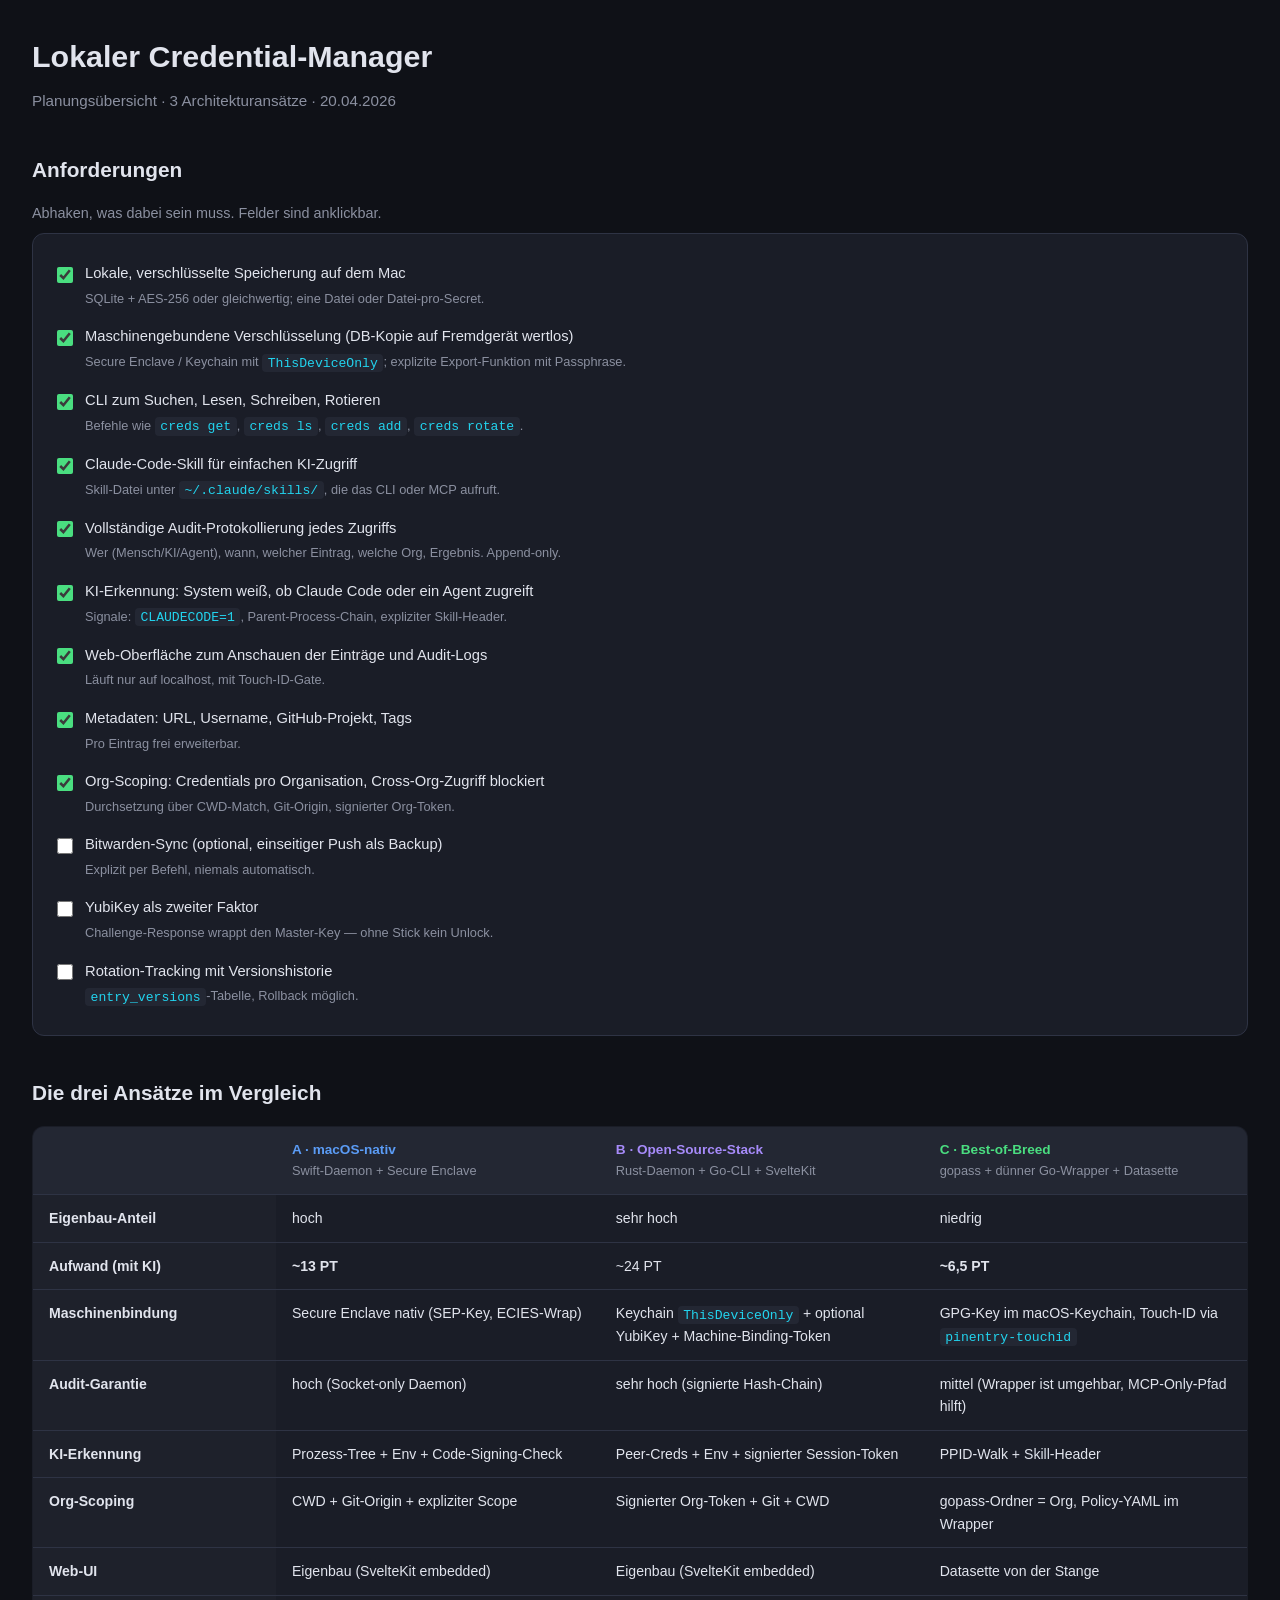
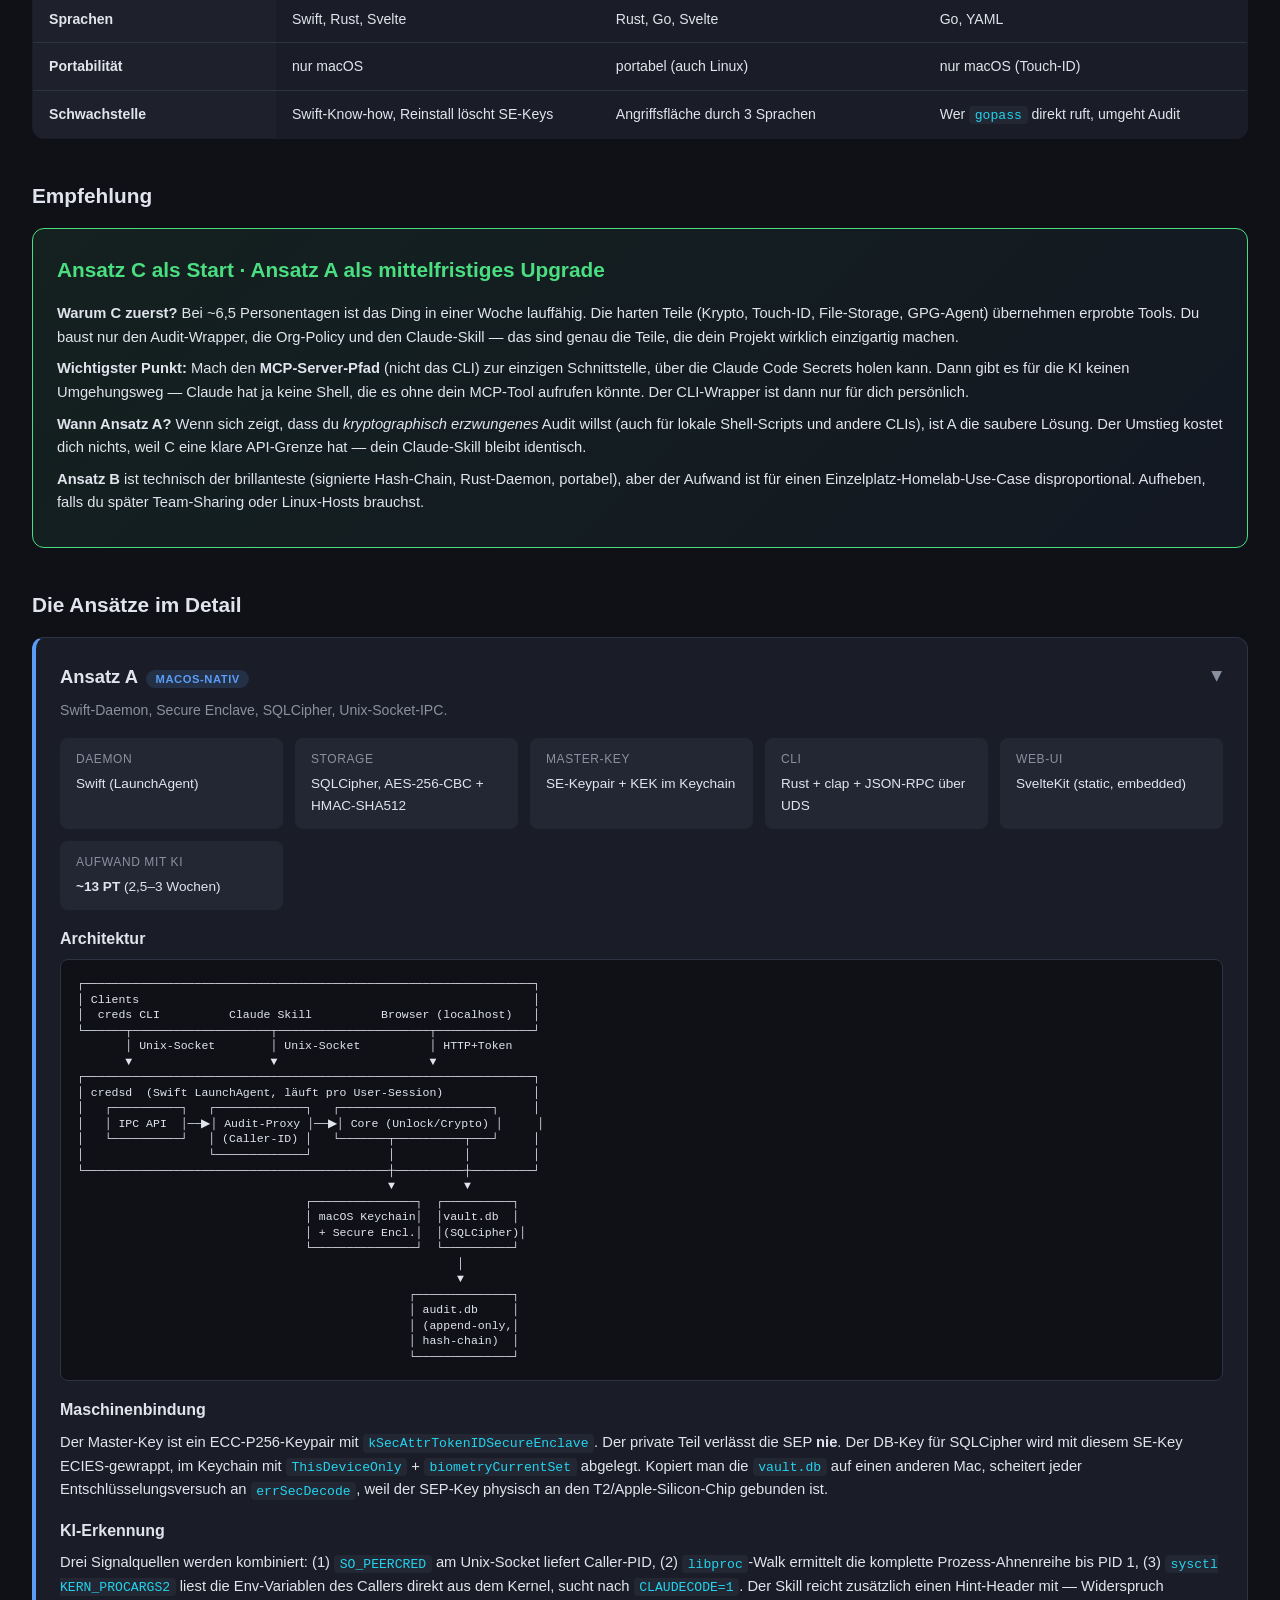
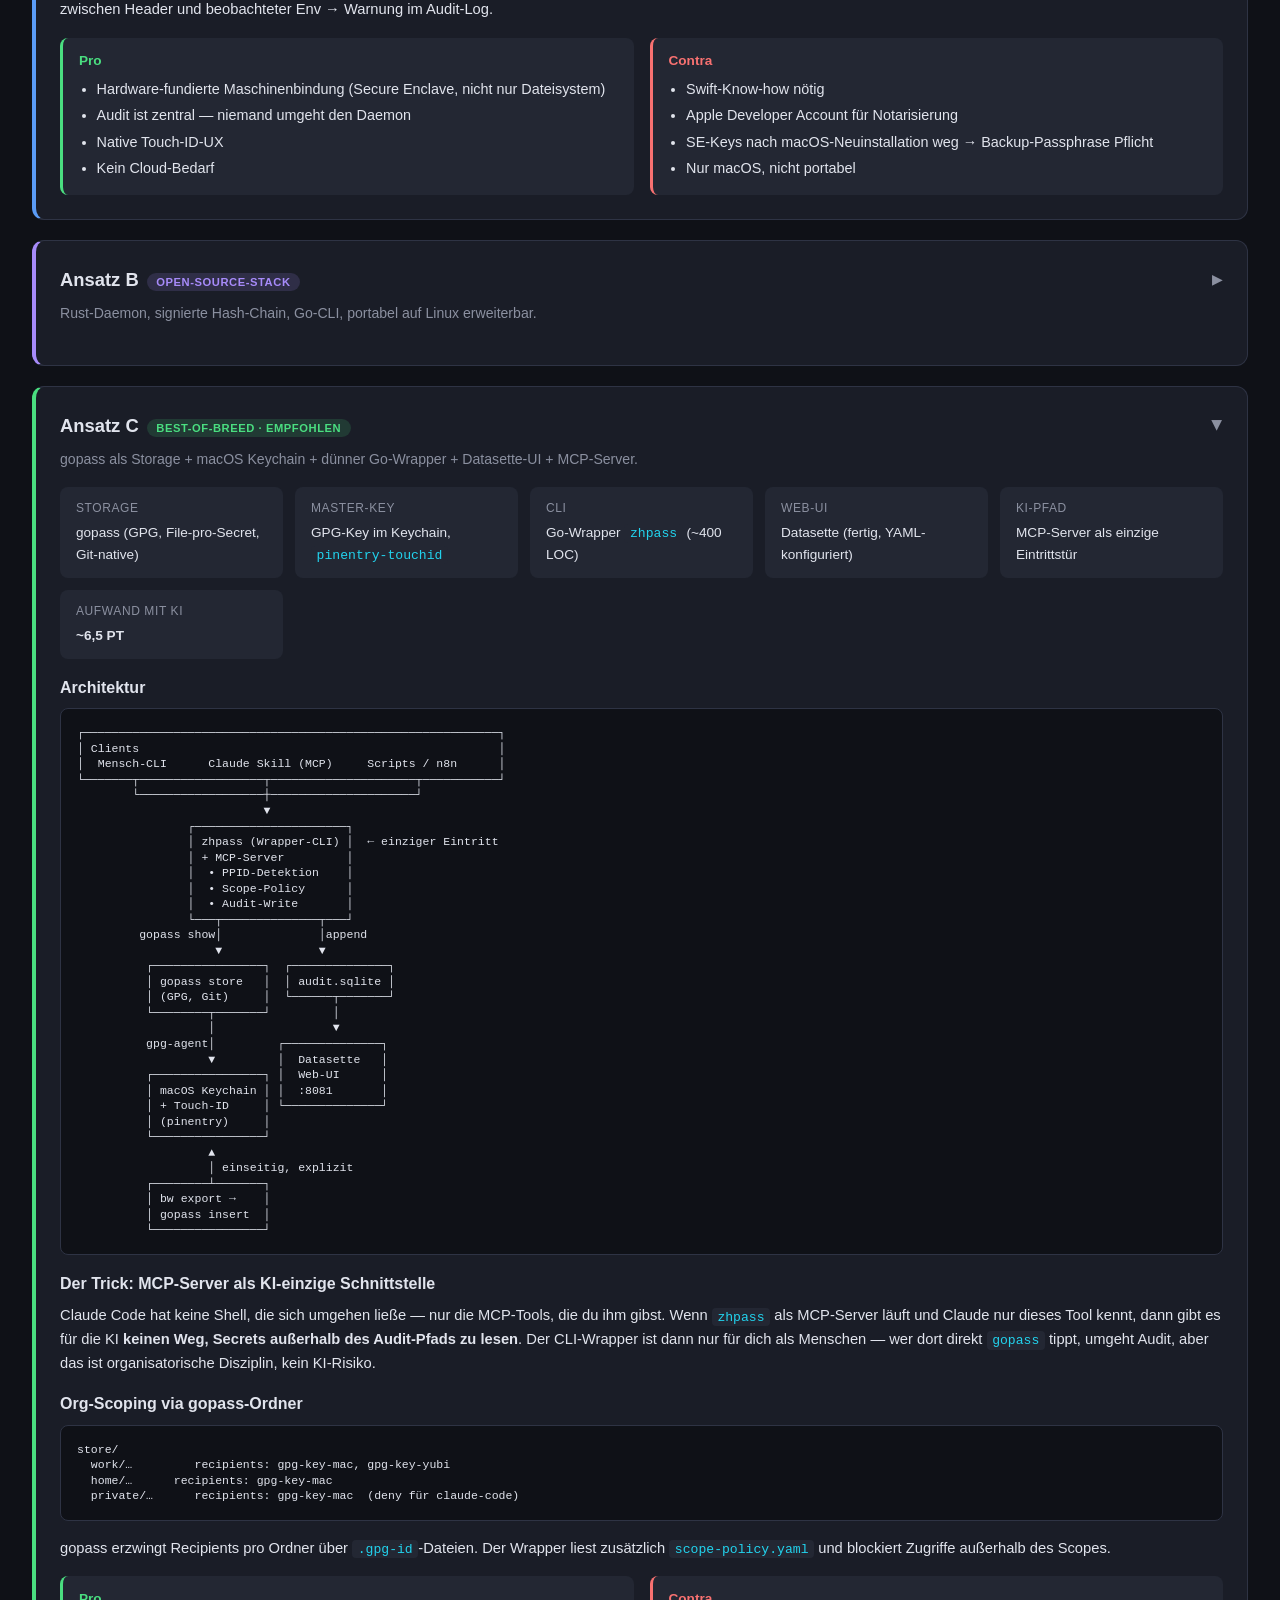
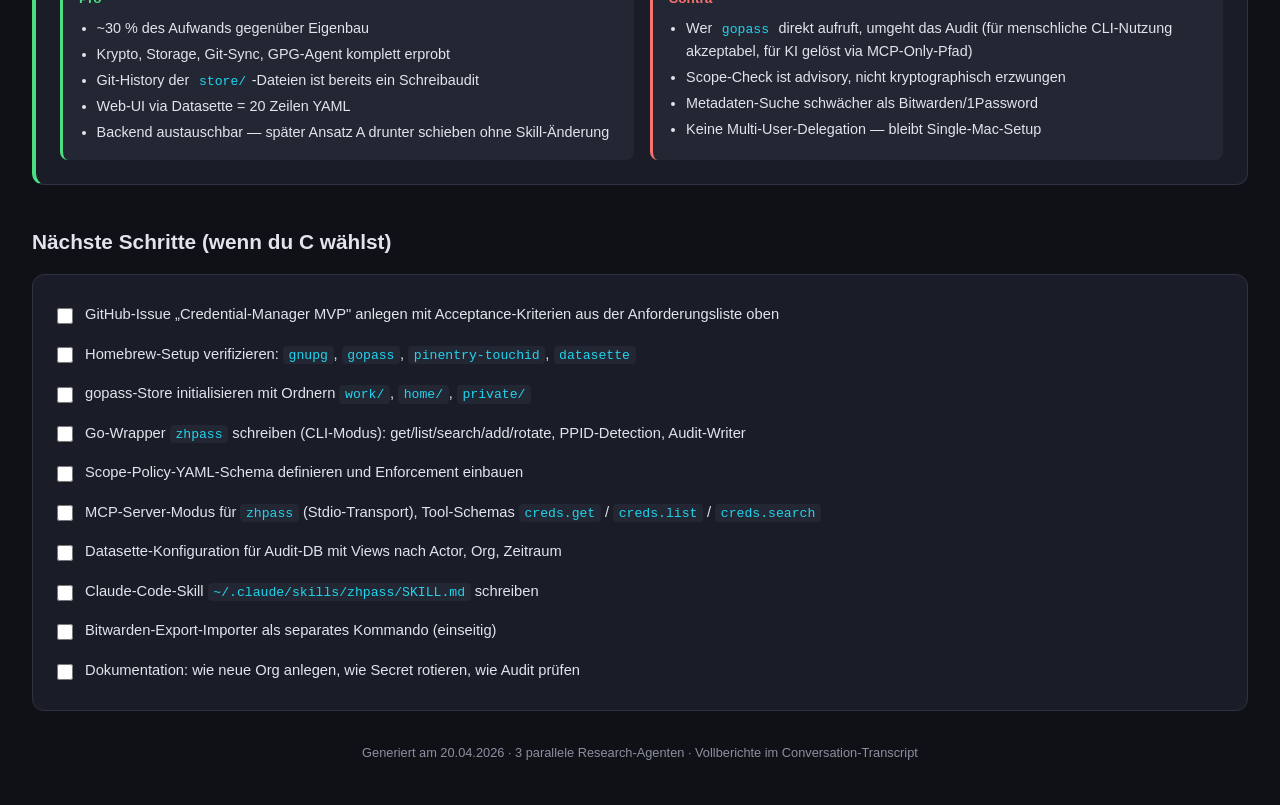
<file: docs/plan.html>
<!DOCTYPE html>
<html lang="de">
<head>
<meta charset="UTF-8">
<meta name="viewport" content="width=device-width, initial-scale=1.0">
<title>Lokaler Credential-Manager — Planungsübersicht</title>
<style>
  :root {
    --bg: #0f1117;
    --surface: #1a1d27;
    --surface2: #232733;
    --border: #2e3344;
    --text: #e1e4ed;
    --text-muted: #8b90a0;
    --accent-blue: #5b9cf6;
    --accent-green: #4ade80;
    --accent-orange: #f59e42;
    --accent-purple: #a78bfa;
    --accent-red: #f87171;
    --accent-cyan: #22d3ee;
    --accent-pink: #f472b6;
  }
  * { margin: 0; padding: 0; box-sizing: border-box; }
  body {
    font-family: 'Inter', -apple-system, BlinkMacSystemFont, sans-serif;
    background: var(--bg);
    color: var(--text);
    line-height: 1.6;
    padding: 2rem;
    max-width: 1400px;
    margin: 0 auto;
  }
  h1 { font-size: 1.9rem; font-weight: 700; margin-bottom: 0.25rem; }
  h2 { font-size: 1.3rem; font-weight: 600; margin-bottom: 1rem; margin-top: 2.5rem; }
  h3 { font-size: 1rem; font-weight: 600; margin-bottom: 0.5rem; margin-top: 1rem; color: var(--text); }
  .subtitle { color: var(--text-muted); font-size: 0.95rem; margin-bottom: 2rem; }

  /* Requirements checklist */
  .checklist {
    background: var(--surface);
    border: 1px solid var(--border);
    border-radius: 12px;
    padding: 1.25rem 1.5rem;
    margin-bottom: 2rem;
  }
  .checklist-item {
    display: flex;
    align-items: flex-start;
    gap: 0.75rem;
    padding: 0.5rem 0;
    cursor: pointer;
    user-select: none;
  }
  .checklist-item input[type="checkbox"] {
    margin-top: 0.3rem;
    width: 16px; height: 16px;
    accent-color: var(--accent-green);
    cursor: pointer;
  }
  .checklist-item label {
    flex: 1;
    cursor: pointer;
    font-size: 0.92rem;
  }
  .checklist-item .hint {
    display: block;
    color: var(--text-muted);
    font-size: 0.8rem;
    margin-top: 0.2rem;
  }

  /* Comparison table */
  table.compare {
    width: 100%;
    border-collapse: collapse;
    background: var(--surface);
    border: 1px solid var(--border);
    border-radius: 12px;
    overflow: hidden;
    margin-bottom: 1rem;
    font-size: 0.88rem;
  }
  .compare th, .compare td {
    padding: 0.75rem 1rem;
    text-align: left;
    border-bottom: 1px solid var(--border);
    vertical-align: top;
  }
  .compare th {
    background: var(--surface2);
    font-weight: 600;
    color: var(--text);
    font-size: 0.85rem;
  }
  .compare tr:last-child td { border-bottom: none; }
  .compare .col-a { color: var(--accent-blue); font-weight: 600; }
  .compare .col-b { color: var(--accent-purple); font-weight: 600; }
  .compare .col-c { color: var(--accent-green); font-weight: 600; }
  .compare .row-label { font-weight: 600; color: var(--text); background: rgba(255,255,255,0.02); }

  /* Approach cards */
  .approach {
    background: var(--surface);
    border: 1px solid var(--border);
    border-radius: 12px;
    padding: 1.5rem;
    margin-bottom: 1.25rem;
  }
  .approach.a { border-left: 4px solid var(--accent-blue); }
  .approach.b { border-left: 4px solid var(--accent-purple); }
  .approach.c { border-left: 4px solid var(--accent-green); }

  .approach-header {
    display: flex;
    align-items: center;
    justify-content: space-between;
    cursor: pointer;
    user-select: none;
    margin-bottom: 0.25rem;
  }
  .approach-header h2 { margin: 0; font-size: 1.15rem; }
  .chevron { color: var(--text-muted); font-size: 0.9rem; transition: transform 0.2s; }
  .approach.open .chevron { transform: rotate(90deg); }

  .approach-tag {
    font-size: 0.7rem;
    padding: 0.2rem 0.6rem;
    border-radius: 999px;
    font-weight: 600;
    text-transform: uppercase;
    letter-spacing: 0.05em;
    margin-left: 0.5rem;
  }
  .tag-a { background: rgba(91,156,246,0.15); color: var(--accent-blue); }
  .tag-b { background: rgba(167,139,250,0.15); color: var(--accent-purple); }
  .tag-c { background: rgba(74,222,128,0.15); color: var(--accent-green); }

  .approach-tagline {
    color: var(--text-muted);
    font-size: 0.88rem;
    margin-bottom: 1rem;
  }

  .approach-body { display: none; }
  .approach.open .approach-body { display: block; margin-top: 1rem; }

  /* Diagram */
  pre.diagram {
    background: var(--bg);
    border: 1px solid var(--border);
    border-radius: 8px;
    padding: 1rem;
    font-family: 'SF Mono', Menlo, monospace;
    font-size: 0.72rem;
    line-height: 1.35;
    overflow-x: auto;
    color: var(--text);
    margin: 0.5rem 0 1rem 0;
  }

  /* Meta grid inside approach */
  .meta-grid {
    display: grid;
    grid-template-columns: repeat(auto-fit, minmax(200px, 1fr));
    gap: 0.75rem;
    margin-bottom: 1rem;
  }
  .meta {
    background: var(--surface2);
    border-radius: 8px;
    padding: 0.75rem 1rem;
    font-size: 0.85rem;
  }
  .meta .meta-label {
    color: var(--text-muted);
    font-size: 0.75rem;
    text-transform: uppercase;
    letter-spacing: 0.05em;
    margin-bottom: 0.25rem;
  }

  /* Pro/Contra */
  .pro-con { display: grid; grid-template-columns: 1fr 1fr; gap: 1rem; margin-top: 1rem; }
  .pro, .con {
    background: var(--surface2);
    border-radius: 8px;
    padding: 0.75rem 1rem;
    font-size: 0.85rem;
  }
  .pro { border-left: 3px solid var(--accent-green); }
  .con { border-left: 3px solid var(--accent-red); }
  .pro h4, .con h4 { font-size: 0.85rem; margin-bottom: 0.4rem; }
  .pro h4 { color: var(--accent-green); }
  .con h4 { color: var(--accent-red); }
  .pro ul, .con ul { padding-left: 1.1rem; }
  .pro li, .con li { margin: 0.2rem 0; }

  ul { padding-left: 1.2rem; }
  li { margin: 0.25rem 0; font-size: 0.9rem; }
  p { margin: 0.5rem 0; font-size: 0.92rem; }

  code {
    font-family: 'SF Mono', Menlo, monospace;
    font-size: 0.82rem;
    background: var(--surface2);
    padding: 0.1rem 0.35rem;
    border-radius: 4px;
    color: var(--accent-cyan);
  }

  /* Recommendation */
  .recommendation {
    background: linear-gradient(135deg, rgba(74,222,128,0.08), rgba(91,156,246,0.05));
    border: 1px solid var(--accent-green);
    border-radius: 12px;
    padding: 1.5rem;
    margin-bottom: 2rem;
  }
  .recommendation h2 { margin-top: 0; color: var(--accent-green); }

  /* Next steps as actionable checklist */
  .next-steps {
    background: var(--surface);
    border: 1px solid var(--border);
    border-radius: 12px;
    padding: 1.25rem 1.5rem;
  }
  .next-steps .checklist-item label { font-weight: 500; }

  .footer-note {
    color: var(--text-muted);
    font-size: 0.8rem;
    margin-top: 2rem;
    text-align: center;
  }
</style>
</head>
<body>

<h1>Lokaler Credential-Manager</h1>
<p class="subtitle">Planungsübersicht · 3 Architekturansätze · 20.04.2026</p>

<!-- REQUIREMENTS -->
<h2>Anforderungen</h2>
<p style="color: var(--text-muted); font-size: 0.9rem;">Abhaken, was dabei sein muss. Felder sind anklickbar.</p>
<div class="checklist">
  <div class="checklist-item"><input type="checkbox" id="r1" checked><label for="r1">Lokale, verschlüsselte Speicherung auf dem Mac<span class="hint">SQLite + AES-256 oder gleichwertig; eine Datei oder Datei-pro-Secret.</span></label></div>
  <div class="checklist-item"><input type="checkbox" id="r2" checked><label for="r2">Maschinengebundene Verschlüsselung (DB-Kopie auf Fremdgerät wertlos)<span class="hint">Secure Enclave / Keychain mit <code>ThisDeviceOnly</code>; explizite Export-Funktion mit Passphrase.</span></label></div>
  <div class="checklist-item"><input type="checkbox" id="r3" checked><label for="r3">CLI zum Suchen, Lesen, Schreiben, Rotieren<span class="hint">Befehle wie <code>creds get</code>, <code>creds ls</code>, <code>creds add</code>, <code>creds rotate</code>.</span></label></div>
  <div class="checklist-item"><input type="checkbox" id="r4" checked><label for="r4">Claude-Code-Skill für einfachen KI-Zugriff<span class="hint">Skill-Datei unter <code>~/.claude/skills/</code>, die das CLI oder MCP aufruft.</span></label></div>
  <div class="checklist-item"><input type="checkbox" id="r5" checked><label for="r5">Vollständige Audit-Protokollierung jedes Zugriffs<span class="hint">Wer (Mensch/KI/Agent), wann, welcher Eintrag, welche Org, Ergebnis. Append-only.</span></label></div>
  <div class="checklist-item"><input type="checkbox" id="r6" checked><label for="r6">KI-Erkennung: System weiß, ob Claude Code oder ein Agent zugreift<span class="hint">Signale: <code>CLAUDECODE=1</code>, Parent-Process-Chain, expliziter Skill-Header.</span></label></div>
  <div class="checklist-item"><input type="checkbox" id="r7" checked><label for="r7">Web-Oberfläche zum Anschauen der Einträge und Audit-Logs<span class="hint">Läuft nur auf localhost, mit Touch-ID-Gate.</span></label></div>
  <div class="checklist-item"><input type="checkbox" id="r8" checked><label for="r8">Metadaten: URL, Username, GitHub-Projekt, Tags<span class="hint">Pro Eintrag frei erweiterbar.</span></label></div>
  <div class="checklist-item"><input type="checkbox" id="r9" checked><label for="r9">Org-Scoping: Credentials pro Organisation, Cross-Org-Zugriff blockiert<span class="hint">Durchsetzung über CWD-Match, Git-Origin, signierter Org-Token.</span></label></div>
  <div class="checklist-item"><input type="checkbox" id="r10"><label for="r10">Bitwarden-Sync (optional, einseitiger Push als Backup)<span class="hint">Explizit per Befehl, niemals automatisch.</span></label></div>
  <div class="checklist-item"><input type="checkbox" id="r11"><label for="r11">YubiKey als zweiter Faktor<span class="hint">Challenge-Response wrappt den Master-Key — ohne Stick kein Unlock.</span></label></div>
  <div class="checklist-item"><input type="checkbox" id="r12"><label for="r12">Rotation-Tracking mit Versionshistorie<span class="hint"><code>entry_versions</code>-Tabelle, Rollback möglich.</span></label></div>
</div>

<!-- COMPARISON TABLE -->
<h2>Die drei Ansätze im Vergleich</h2>
<table class="compare">
  <thead>
    <tr>
      <th style="width: 20%"></th>
      <th style="width: 26.6%"><span class="col-a">A · macOS-nativ</span><br><span style="color: var(--text-muted); font-weight: 400; font-size: 0.8rem;">Swift-Daemon + Secure Enclave</span></th>
      <th style="width: 26.6%"><span class="col-b">B · Open-Source-Stack</span><br><span style="color: var(--text-muted); font-weight: 400; font-size: 0.8rem;">Rust-Daemon + Go-CLI + SvelteKit</span></th>
      <th style="width: 26.6%"><span class="col-c">C · Best-of-Breed</span><br><span style="color: var(--text-muted); font-weight: 400; font-size: 0.8rem;">gopass + dünner Go-Wrapper + Datasette</span></th>
    </tr>
  </thead>
  <tbody>
    <tr><td class="row-label">Eigenbau-Anteil</td><td>hoch</td><td>sehr hoch</td><td>niedrig</td></tr>
    <tr><td class="row-label">Aufwand (mit KI)</td><td><b>~13 PT</b></td><td>~24 PT</td><td><b>~6,5 PT</b></td></tr>
    <tr><td class="row-label">Maschinenbindung</td><td>Secure Enclave nativ (SEP-Key, ECIES-Wrap)</td><td>Keychain <code>ThisDeviceOnly</code> + optional YubiKey + Machine-Binding-Token</td><td>GPG-Key im macOS-Keychain, Touch-ID via <code>pinentry-touchid</code></td></tr>
    <tr><td class="row-label">Audit-Garantie</td><td>hoch (Socket-only Daemon)</td><td>sehr hoch (signierte Hash-Chain)</td><td>mittel (Wrapper ist umgehbar, MCP-Only-Pfad hilft)</td></tr>
    <tr><td class="row-label">KI-Erkennung</td><td>Prozess-Tree + Env + Code-Signing-Check</td><td>Peer-Creds + Env + signierter Session-Token</td><td>PPID-Walk + Skill-Header</td></tr>
    <tr><td class="row-label">Org-Scoping</td><td>CWD + Git-Origin + expliziter Scope</td><td>Signierter Org-Token + Git + CWD</td><td>gopass-Ordner = Org, Policy-YAML im Wrapper</td></tr>
    <tr><td class="row-label">Web-UI</td><td>Eigenbau (SvelteKit embedded)</td><td>Eigenbau (SvelteKit embedded)</td><td>Datasette von der Stange</td></tr>
    <tr><td class="row-label">Sprachen</td><td>Swift, Rust, Svelte</td><td>Rust, Go, Svelte</td><td>Go, YAML</td></tr>
    <tr><td class="row-label">Portabilität</td><td>nur macOS</td><td>portabel (auch Linux)</td><td>nur macOS (Touch-ID)</td></tr>
    <tr><td class="row-label">Schwachstelle</td><td>Swift-Know-how, Reinstall löscht SE-Keys</td><td>Angriffsfläche durch 3 Sprachen</td><td>Wer <code>gopass</code> direkt ruft, umgeht Audit</td></tr>
  </tbody>
</table>

<!-- RECOMMENDATION -->
<h2>Empfehlung</h2>
<div class="recommendation">
  <h2 style="margin-top:0;">Ansatz C als Start · Ansatz A als mittelfristiges Upgrade</h2>
  <p><b>Warum C zuerst?</b> Bei ~6,5 Personentagen ist das Ding in einer Woche lauffähig. Die harten Teile (Krypto, Touch-ID, File-Storage, GPG-Agent) übernehmen erprobte Tools. Du baust nur den Audit-Wrapper, die Org-Policy und den Claude-Skill — das sind genau die Teile, die dein Projekt wirklich einzigartig machen.</p>
  <p><b>Wichtigster Punkt:</b> Mach den <b>MCP-Server-Pfad</b> (nicht das CLI) zur einzigen Schnittstelle, über die Claude Code Secrets holen kann. Dann gibt es für die KI keinen Umgehungsweg — Claude hat ja keine Shell, die es ohne dein MCP-Tool aufrufen könnte. Der CLI-Wrapper ist dann nur für dich persönlich.</p>
  <p><b>Wann Ansatz A?</b> Wenn sich zeigt, dass du <i>kryptographisch erzwungenes</i> Audit willst (auch für lokale Shell-Scripts und andere CLIs), ist A die saubere Lösung. Der Umstieg kostet dich nichts, weil C eine klare API-Grenze hat — dein Claude-Skill bleibt identisch.</p>
  <p><b>Ansatz B</b> ist technisch der brillanteste (signierte Hash-Chain, Rust-Daemon, portabel), aber der Aufwand ist für einen Einzelplatz-Homelab-Use-Case disproportional. Aufheben, falls du später Team-Sharing oder Linux-Hosts brauchst.</p>
</div>

<!-- APPROACH A -->
<h2>Die Ansätze im Detail</h2>

<div class="approach a open" onclick="this.classList.toggle('open')">
  <div class="approach-header">
    <div>
      <h2 style="display:inline;">Ansatz A<span class="approach-tag tag-a">macOS-nativ</span></h2>
    </div>
    <span class="chevron">▶</span>
  </div>
  <p class="approach-tagline">Swift-Daemon, Secure Enclave, SQLCipher, Unix-Socket-IPC.</p>
  <div class="approach-body" onclick="event.stopPropagation()">

    <div class="meta-grid">
      <div class="meta"><div class="meta-label">Daemon</div>Swift (LaunchAgent)</div>
      <div class="meta"><div class="meta-label">Storage</div>SQLCipher, AES-256-CBC + HMAC-SHA512</div>
      <div class="meta"><div class="meta-label">Master-Key</div>SE-Keypair + KEK im Keychain</div>
      <div class="meta"><div class="meta-label">CLI</div>Rust + clap + JSON-RPC über UDS</div>
      <div class="meta"><div class="meta-label">Web-UI</div>SvelteKit (static, embedded)</div>
      <div class="meta"><div class="meta-label">Aufwand mit KI</div><b>~13 PT</b> (2,5–3 Wochen)</div>
    </div>

    <h3>Architektur</h3>
<pre class="diagram">┌─────────────────────────────────────────────────────────────────┐
│ Clients                                                         │
│  creds CLI          Claude Skill          Browser (localhost)   │
└──────┬────────────────────┬──────────────────────┬──────────────┘
       │ Unix-Socket        │ Unix-Socket          │ HTTP+Token
       ▼                    ▼                      ▼
┌─────────────────────────────────────────────────────────────────┐
│ credsd  (Swift LaunchAgent, läuft pro User-Session)             │
│   ┌──────────┐   ┌─────────────┐   ┌──────────────────────┐     │
│   │ IPC API  │──▶│ Audit-Proxy │──▶│ Core (Unlock/Crypto) │     │
│   └──────────┘   │ (Caller-ID) │   └───────┬──────────┬───┘     │
│                  └─────────────┘           │          │         │
└────────────────────────────────────────────┼──────────┼─────────┘
                                             ▼          ▼
                                 ┌───────────────┐  ┌──────────┐
                                 │ macOS Keychain│  │vault.db  │
                                 │ + Secure Encl.│  │(SQLCipher)│
                                 └───────────────┘  └──────────┘
                                                       │
                                                       ▼
                                                ┌──────────────┐
                                                │ audit.db     │
                                                │ (append-only,│
                                                │ hash-chain)  │
                                                └──────────────┘</pre>

    <h3>Maschinenbindung</h3>
    <p>Der Master-Key ist ein ECC-P256-Keypair mit <code>kSecAttrTokenIDSecureEnclave</code>. Der private Teil verlässt die SEP <b>nie</b>. Der DB-Key für SQLCipher wird mit diesem SE-Key ECIES-gewrappt, im Keychain mit <code>ThisDeviceOnly</code> + <code>biometryCurrentSet</code> abgelegt. Kopiert man die <code>vault.db</code> auf einen anderen Mac, scheitert jeder Entschlüsselungsversuch an <code>errSecDecode</code>, weil der SEP-Key physisch an den T2/Apple-Silicon-Chip gebunden ist.</p>

    <h3>KI-Erkennung</h3>
    <p>Drei Signalquellen werden kombiniert: (1) <code>SO_PEERCRED</code> am Unix-Socket liefert Caller-PID, (2) <code>libproc</code>-Walk ermittelt die komplette Prozess-Ahnenreihe bis PID 1, (3) <code>sysctl KERN_PROCARGS2</code> liest die Env-Variablen des Callers direkt aus dem Kernel, sucht nach <code>CLAUDECODE=1</code>. Der Skill reicht zusätzlich einen Hint-Header mit — Widerspruch zwischen Header und beobachteter Env → Warnung im Audit-Log.</p>

    <div class="pro-con">
      <div class="pro">
        <h4>Pro</h4>
        <ul>
          <li>Hardware-fundierte Maschinenbindung (Secure Enclave, nicht nur Dateisystem)</li>
          <li>Audit ist zentral — niemand umgeht den Daemon</li>
          <li>Native Touch-ID-UX</li>
          <li>Kein Cloud-Bedarf</li>
        </ul>
      </div>
      <div class="con">
        <h4>Contra</h4>
        <ul>
          <li>Swift-Know-how nötig</li>
          <li>Apple Developer Account für Notarisierung</li>
          <li>SE-Keys nach macOS-Neuinstallation weg → Backup-Passphrase Pflicht</li>
          <li>Nur macOS, nicht portabel</li>
        </ul>
      </div>
    </div>
  </div>
</div>

<!-- APPROACH B -->
<div class="approach b" onclick="this.classList.toggle('open')">
  <div class="approach-header">
    <div>
      <h2 style="display:inline;">Ansatz B<span class="approach-tag tag-b">Open-Source-Stack</span></h2>
    </div>
    <span class="chevron">▶</span>
  </div>
  <p class="approach-tagline">Rust-Daemon, signierte Hash-Chain, Go-CLI, portabel auf Linux erweiterbar.</p>
  <div class="approach-body" onclick="event.stopPropagation()">

    <div class="meta-grid">
      <div class="meta"><div class="meta-label">Daemon</div>Rust + ring + rusqlite</div>
      <div class="meta"><div class="meta-label">Storage</div>SQLCipher + per-secret DEKs</div>
      <div class="meta"><div class="meta-label">Master-Key</div>Keychain + optional YubiKey</div>
      <div class="meta"><div class="meta-label">CLI</div>Go (cobra)</div>
      <div class="meta"><div class="meta-label">Web-UI</div>SvelteKit (static)</div>
      <div class="meta"><div class="meta-label">Aufwand mit KI</div>~24 PT</div>
    </div>

    <h3>Architektur</h3>
<pre class="diagram">┌─────────────────────────────────────────────────────────────┐
│ Clients                                                     │
│  zcred (Go CLI)    Web-UI (SvelteKit)    Claude Skill       │
└────────┬──────────────────┬────────────────────┬────────────┘
         │ HTTP+mTLS / UDS  │                    │
         └──────────────────┼────────────────────┘
                            ▼
              ┌──────────────────────────────┐
              │ zcredd (Rust Daemon)         │
              │  REST/gRPC · Auth · Audit    │
              │  Caller-Fingerprint · Sync   │
              └───┬────────────┬─────────┬───┘
                  ▼            ▼         ▼
          ┌───────────┐ ┌─────────┐ ┌──────────────┐
          │ vault.db  │ │audit.db │ │  Keychain    │
          │(SQLCipher)│ │(hash-   │ │ + optional   │
          │           │ │ chain,  │ │  YubiKey     │
          │           │ │ signed) │ │              │
          └───────────┘ └─────────┘ └──────────────┘
                                         │
                                         ▼ optional
                                   Bitwarden (bw push)</pre>

    <h3>Besonderheit: signierte Hash-Chain</h3>
    <p>Jeder Audit-Eintrag enthält <code>prev_hash</code>, <code>entry_hash</code> (SHA-256) und eine Ed25519-Signatur. Signier-Key liegt im Keychain, nicht exportierbar. Manipulation bricht die Kette sofort detektierbar auf. <code>zcred audit verify</code> prüft das in einem Rutsch.</p>

    <div class="pro-con">
      <div class="pro">
        <h4>Pro</h4>
        <ul>
          <li>Portabel (läuft später auch auf Linux-Homelab-Node)</li>
          <li>Kryptographisch nachweisbares Audit-Log</li>
          <li>Open-Source-Crypto, keine Blackbox</li>
          <li>Per-Secret-DEKs als Defense-in-Depth</li>
        </ul>
      </div>
      <div class="con">
        <h4>Contra</h4>
        <ul>
          <li>Drei Sprachen (Rust, Go, Svelte) — größere Angriffsfläche</li>
          <li>Keychain-Integration aus Rust umständlicher als aus Swift</li>
          <li>Update-Mechanismus selbst bauen</li>
          <li>Für Einzelplatz überdimensioniert</li>
        </ul>
      </div>
    </div>
  </div>
</div>

<!-- APPROACH C -->
<div class="approach c open" onclick="this.classList.toggle('open')">
  <div class="approach-header">
    <div>
      <h2 style="display:inline;">Ansatz C<span class="approach-tag tag-c">Best-of-Breed · empfohlen</span></h2>
    </div>
    <span class="chevron">▶</span>
  </div>
  <p class="approach-tagline">gopass als Storage + macOS Keychain + dünner Go-Wrapper + Datasette-UI + MCP-Server.</p>
  <div class="approach-body" onclick="event.stopPropagation()">

    <div class="meta-grid">
      <div class="meta"><div class="meta-label">Storage</div>gopass (GPG, File-pro-Secret, Git-native)</div>
      <div class="meta"><div class="meta-label">Master-Key</div>GPG-Key im Keychain, <code>pinentry-touchid</code></div>
      <div class="meta"><div class="meta-label">CLI</div>Go-Wrapper <code>zhpass</code> (~400 LOC)</div>
      <div class="meta"><div class="meta-label">Web-UI</div>Datasette (fertig, YAML-konfiguriert)</div>
      <div class="meta"><div class="meta-label">KI-Pfad</div>MCP-Server als einzige Eintrittstür</div>
      <div class="meta"><div class="meta-label">Aufwand mit KI</div><b>~6,5 PT</b></div>
    </div>

    <h3>Architektur</h3>
<pre class="diagram">┌────────────────────────────────────────────────────────────┐
│ Clients                                                    │
│  Mensch-CLI      Claude Skill (MCP)     Scripts / n8n      │
└───────┬──────────────────┬─────────────────────┬───────────┘
        └──────────────────┼─────────────────────┘
                           ▼
                ┌──────────────────────┐
                │ zhpass (Wrapper-CLI) │  ← einziger Eintritt
                │ + MCP-Server         │
                │  • PPID-Detektion    │
                │  • Scope-Policy      │
                │  • Audit-Write       │
                └───┬──────────────┬───┘
         gopass show│              │append
                    ▼              ▼
          ┌────────────────┐  ┌──────────────┐
          │ gopass store   │  │ audit.sqlite │
          │ (GPG, Git)     │  └──────┬───────┘
          └────────┬───────┘         │
                   │                 ▼
          gpg-agent│         ┌──────────────┐
                   ▼         │  Datasette   │
          ┌────────────────┐ │  Web-UI      │
          │ macOS Keychain │ │  :8081       │
          │ + Touch-ID     │ └──────────────┘
          │ (pinentry)     │
          └────────────────┘
                   ▲
                   │ einseitig, explizit
          ┌────────┴───────┐
          │ bw export →    │
          │ gopass insert  │
          └────────────────┘</pre>

    <h3>Der Trick: MCP-Server als KI-einzige Schnittstelle</h3>
    <p>Claude Code hat keine Shell, die sich umgehen ließe — nur die MCP-Tools, die du ihm gibst. Wenn <code>zhpass</code> als MCP-Server läuft und Claude nur dieses Tool kennt, dann gibt es für die KI <b>keinen Weg, Secrets außerhalb des Audit-Pfads zu lesen</b>. Der CLI-Wrapper ist dann nur für dich als Menschen — wer dort direkt <code>gopass</code> tippt, umgeht Audit, aber das ist organisatorische Disziplin, kein KI-Risiko.</p>

    <h3>Org-Scoping via gopass-Ordner</h3>
<pre class="diagram">store/
  work/…         recipients: gpg-key-mac, gpg-key-yubi
  home/…      recipients: gpg-key-mac
  private/…      recipients: gpg-key-mac  (deny für claude-code)</pre>
    <p>gopass erzwingt Recipients pro Ordner über <code>.gpg-id</code>-Dateien. Der Wrapper liest zusätzlich <code>scope-policy.yaml</code> und blockiert Zugriffe außerhalb des Scopes.</p>

    <div class="pro-con">
      <div class="pro">
        <h4>Pro</h4>
        <ul>
          <li>~30 % des Aufwands gegenüber Eigenbau</li>
          <li>Krypto, Storage, Git-Sync, GPG-Agent komplett erprobt</li>
          <li>Git-History der <code>store/</code>-Dateien ist bereits ein Schreibaudit</li>
          <li>Web-UI via Datasette = 20 Zeilen YAML</li>
          <li>Backend austauschbar — später Ansatz A drunter schieben ohne Skill-Änderung</li>
        </ul>
      </div>
      <div class="con">
        <h4>Contra</h4>
        <ul>
          <li>Wer <code>gopass</code> direkt aufruft, umgeht das Audit (für menschliche CLI-Nutzung akzeptabel, für KI gelöst via MCP-Only-Pfad)</li>
          <li>Scope-Check ist advisory, nicht kryptographisch erzwungen</li>
          <li>Metadaten-Suche schwächer als Bitwarden/1Password</li>
          <li>Keine Multi-User-Delegation — bleibt Single-Mac-Setup</li>
        </ul>
      </div>
    </div>
  </div>
</div>

<!-- NEXT STEPS -->
<h2>Nächste Schritte (wenn du C wählst)</h2>
<div class="next-steps">
  <div class="checklist-item"><input type="checkbox" id="n1"><label for="n1">GitHub-Issue „Credential-Manager MVP" anlegen mit Acceptance-Kriterien aus der Anforderungsliste oben</label></div>
  <div class="checklist-item"><input type="checkbox" id="n2"><label for="n2">Homebrew-Setup verifizieren: <code>gnupg</code>, <code>gopass</code>, <code>pinentry-touchid</code>, <code>datasette</code></label></div>
  <div class="checklist-item"><input type="checkbox" id="n3"><label for="n3">gopass-Store initialisieren mit Ordnern <code>work/</code>, <code>home/</code>, <code>private/</code></label></div>
  <div class="checklist-item"><input type="checkbox" id="n4"><label for="n4">Go-Wrapper <code>zhpass</code> schreiben (CLI-Modus): get/list/search/add/rotate, PPID-Detection, Audit-Writer</label></div>
  <div class="checklist-item"><input type="checkbox" id="n5"><label for="n5">Scope-Policy-YAML-Schema definieren und Enforcement einbauen</label></div>
  <div class="checklist-item"><input type="checkbox" id="n6"><label for="n6">MCP-Server-Modus für <code>zhpass</code> (Stdio-Transport), Tool-Schemas <code>creds.get</code> / <code>creds.list</code> / <code>creds.search</code></label></div>
  <div class="checklist-item"><input type="checkbox" id="n7"><label for="n7">Datasette-Konfiguration für Audit-DB mit Views nach Actor, Org, Zeitraum</label></div>
  <div class="checklist-item"><input type="checkbox" id="n8"><label for="n8">Claude-Code-Skill <code>~/.claude/skills/zhpass/SKILL.md</code> schreiben</label></div>
  <div class="checklist-item"><input type="checkbox" id="n9"><label for="n9">Bitwarden-Export-Importer als separates Kommando (einseitig)</label></div>
  <div class="checklist-item"><input type="checkbox" id="n10"><label for="n10">Dokumentation: wie neue Org anlegen, wie Secret rotieren, wie Audit prüfen</label></div>
</div>

<p class="footer-note">Generiert am 20.04.2026 · 3 parallele Research-Agenten · Vollberichte im Conversation-Transcript</p>

<script>
  // Persist checklist state in localStorage
  document.querySelectorAll('input[type="checkbox"]').forEach(cb => {
    const key = 'credplan-' + cb.id;
    const saved = localStorage.getItem(key);
    if (saved !== null) cb.checked = saved === 'true';
    cb.addEventListener('change', () => localStorage.setItem(key, cb.checked));
  });
</script>
</body>
</html>
</file>
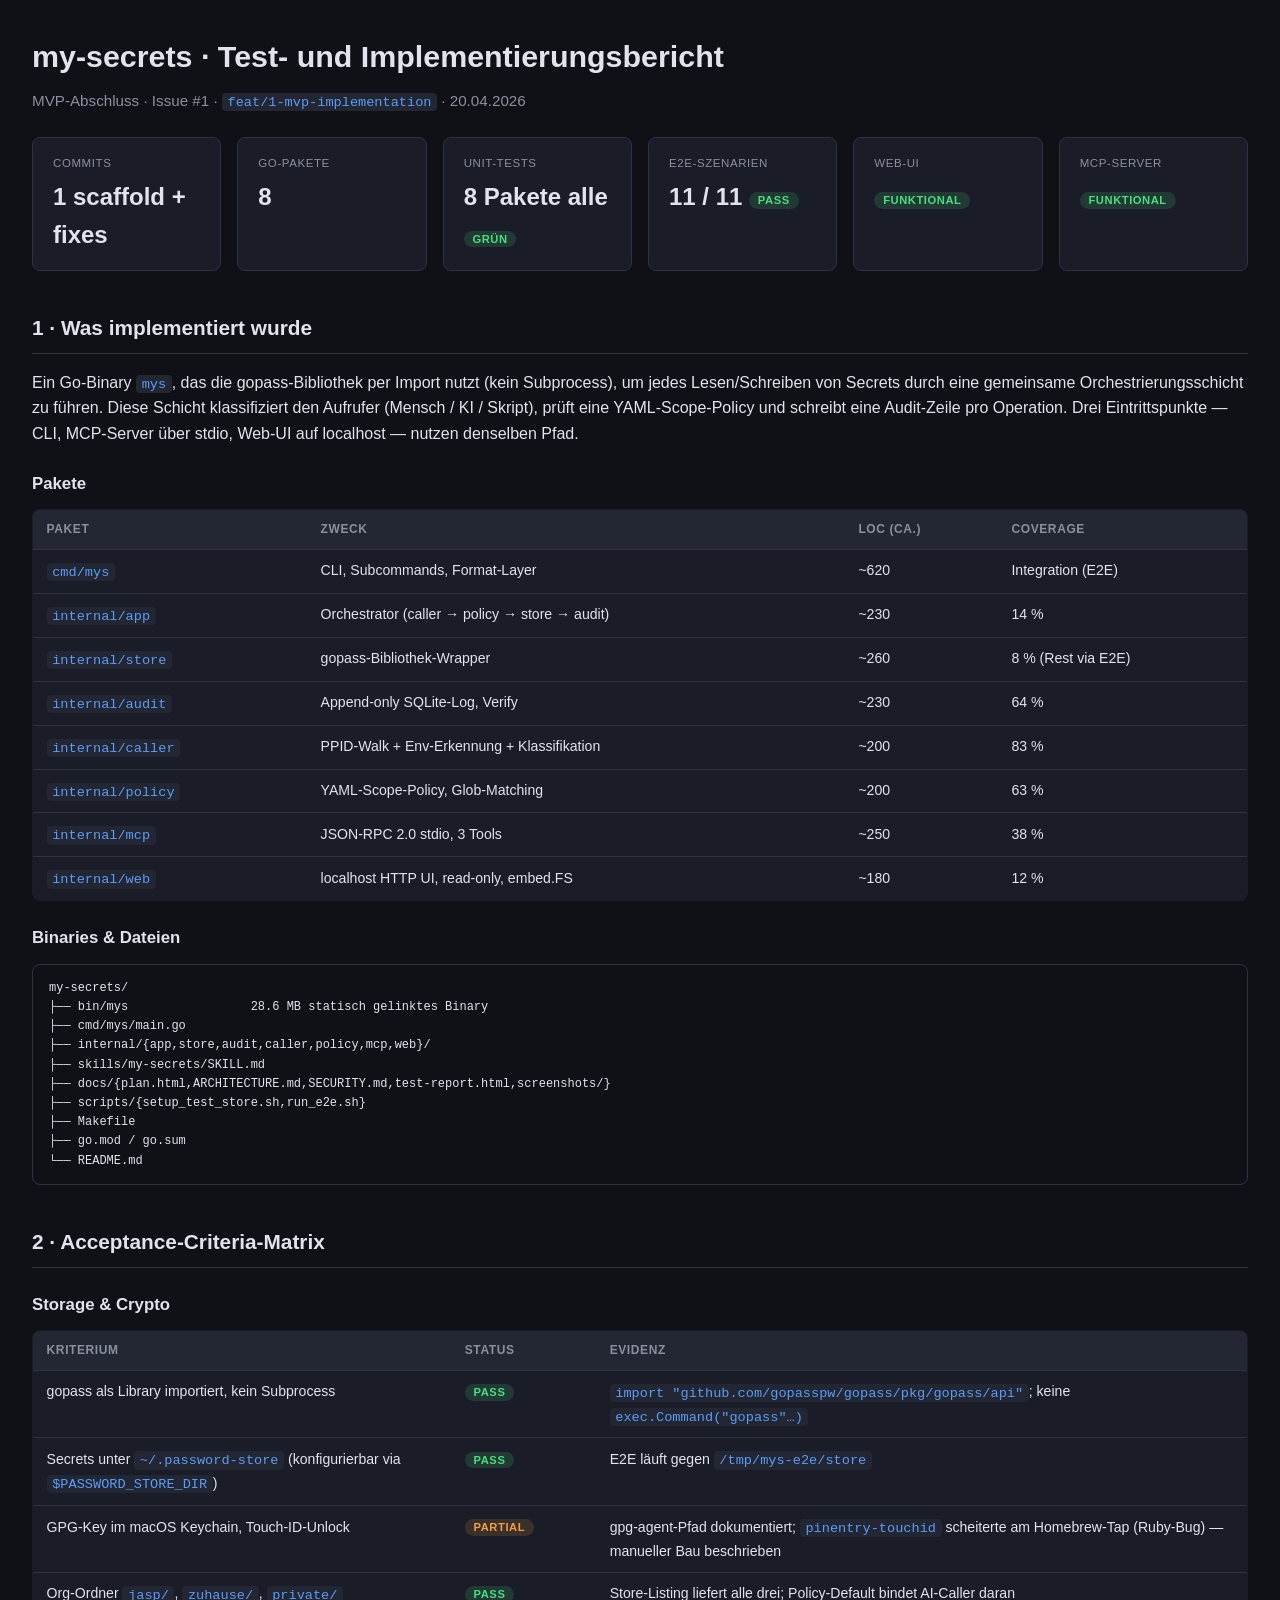
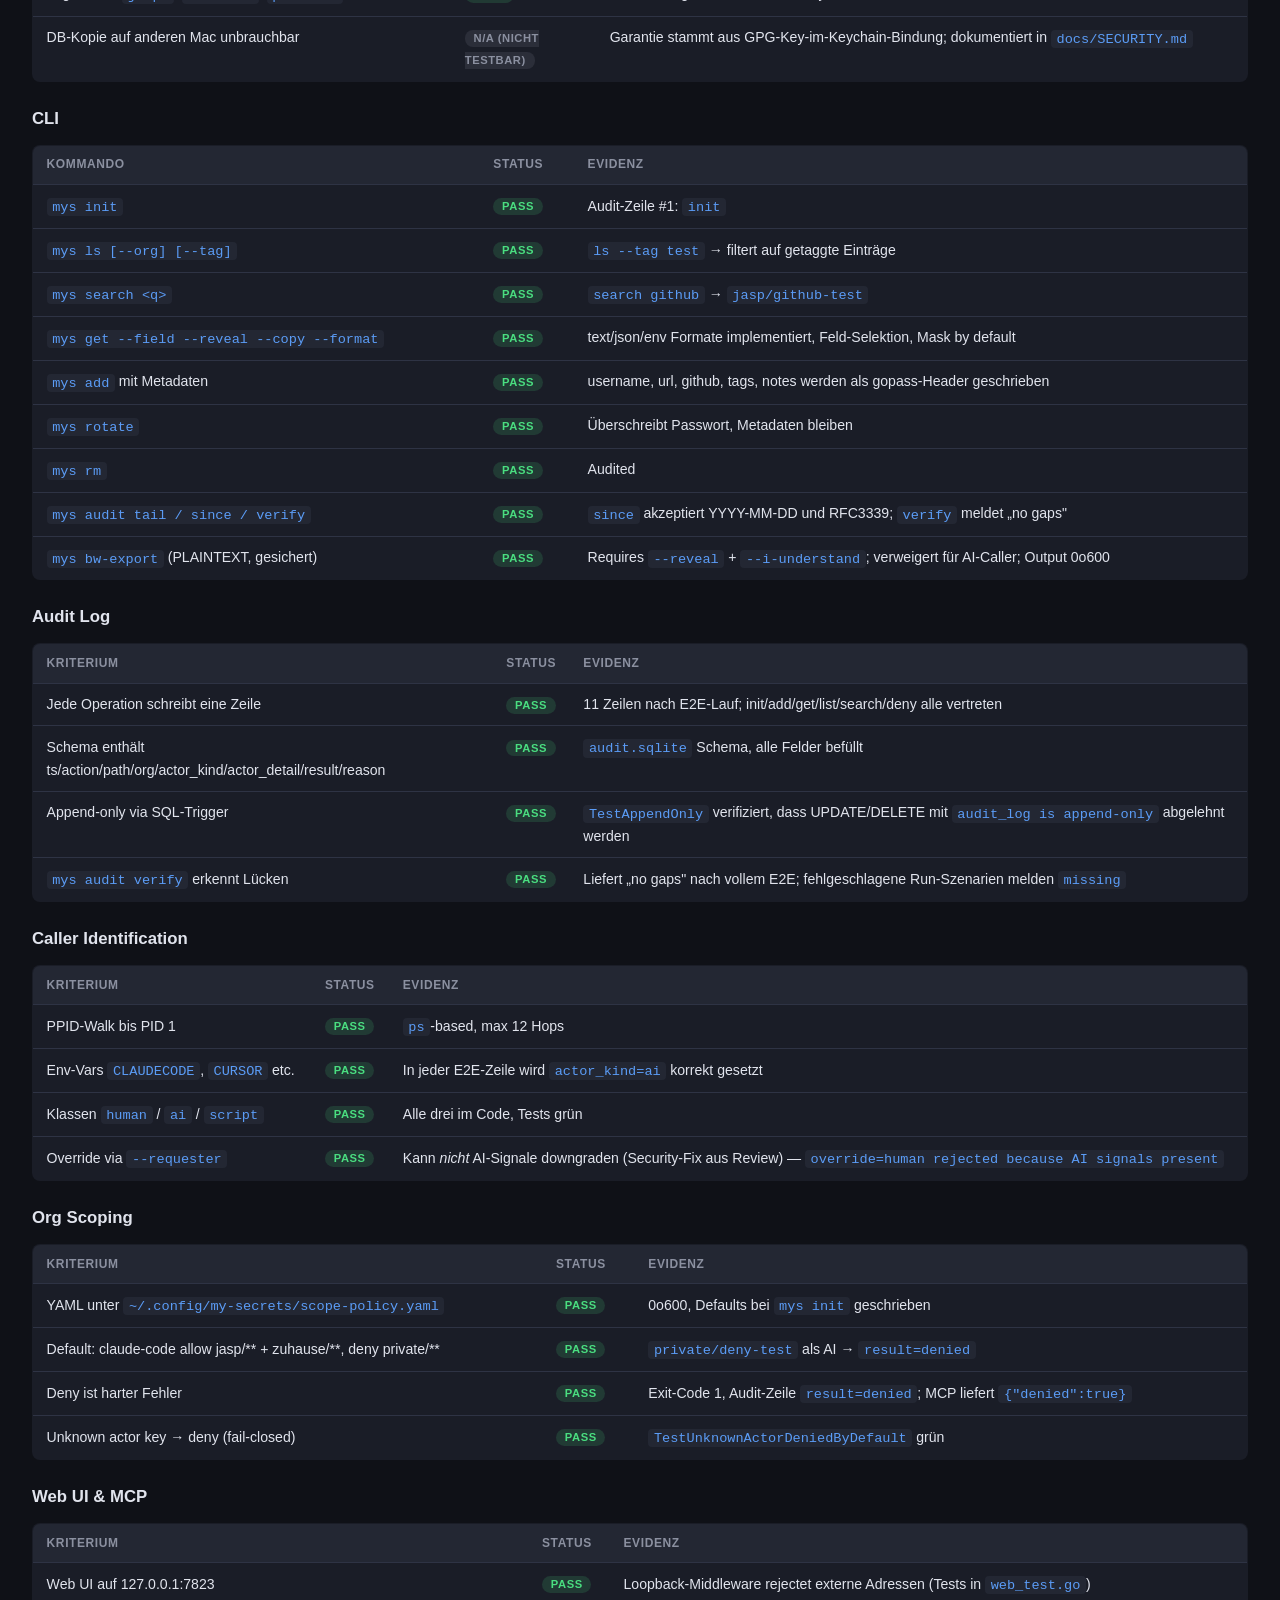
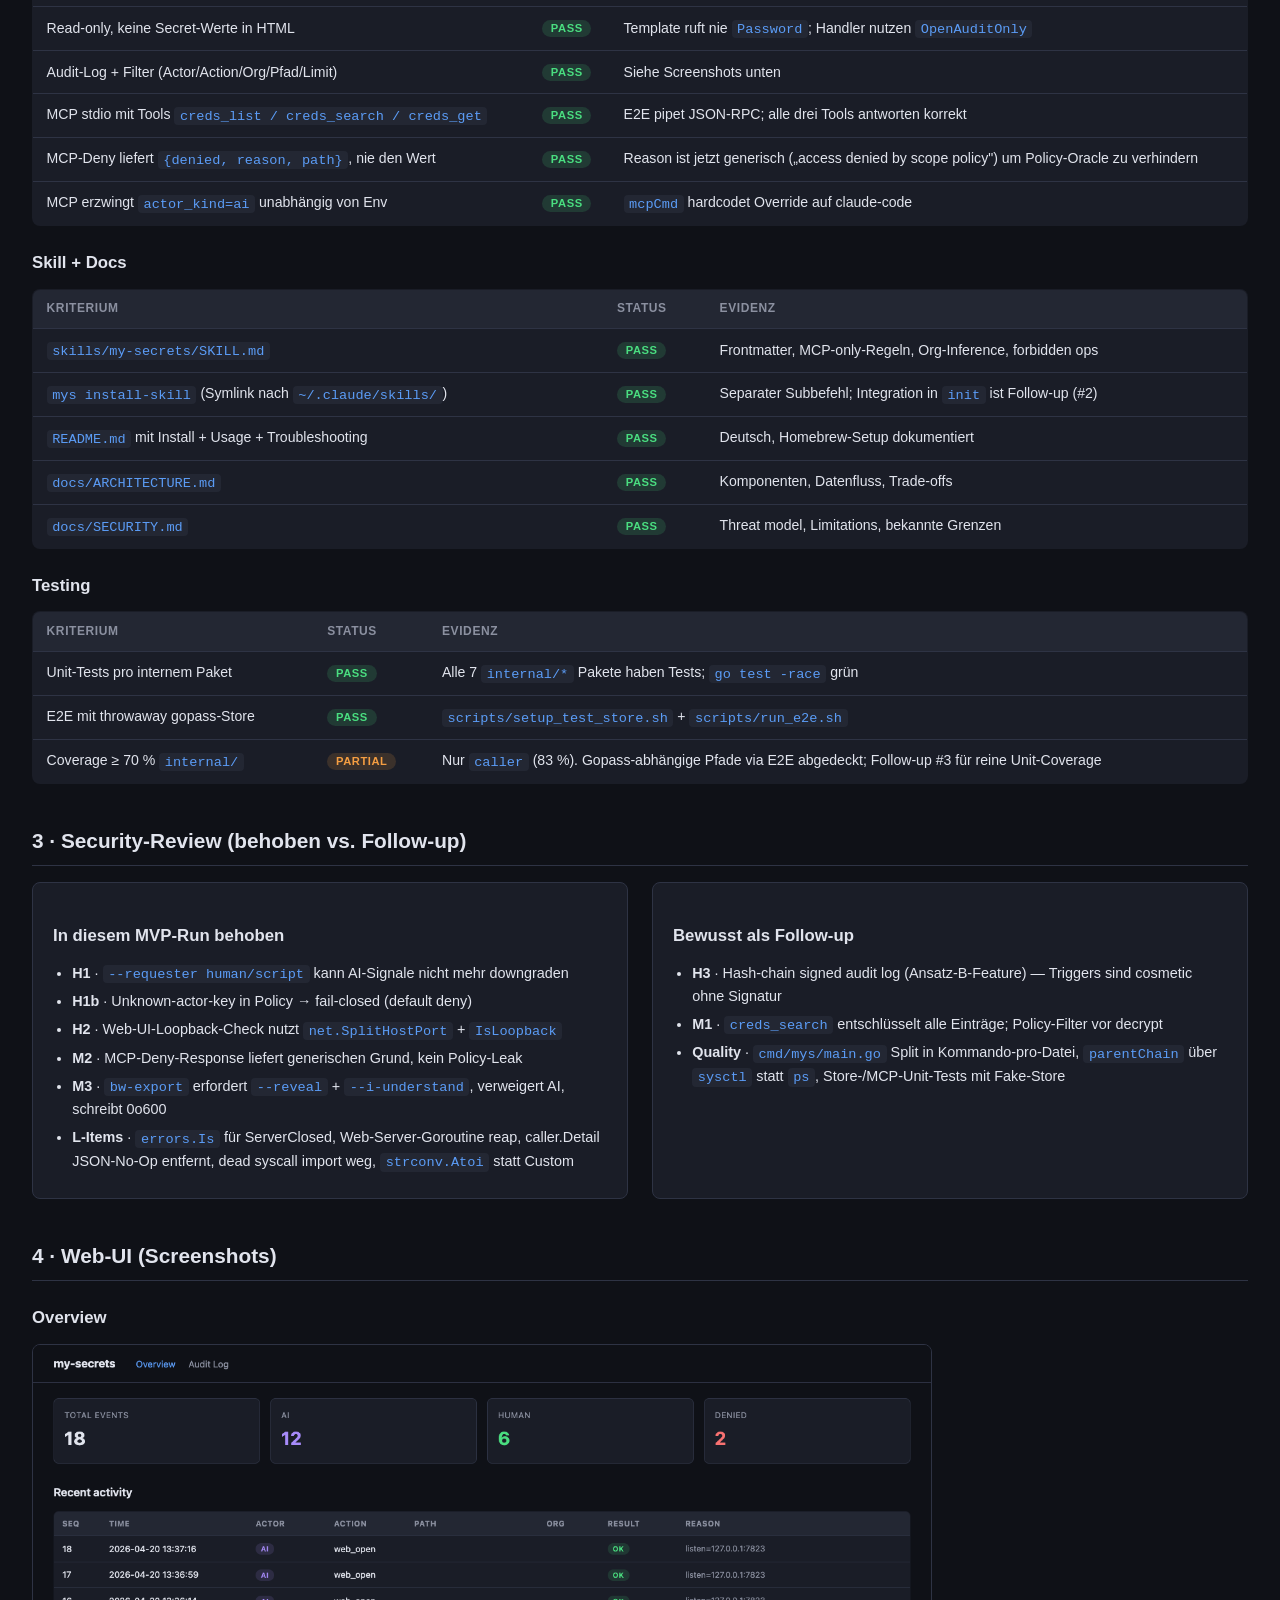
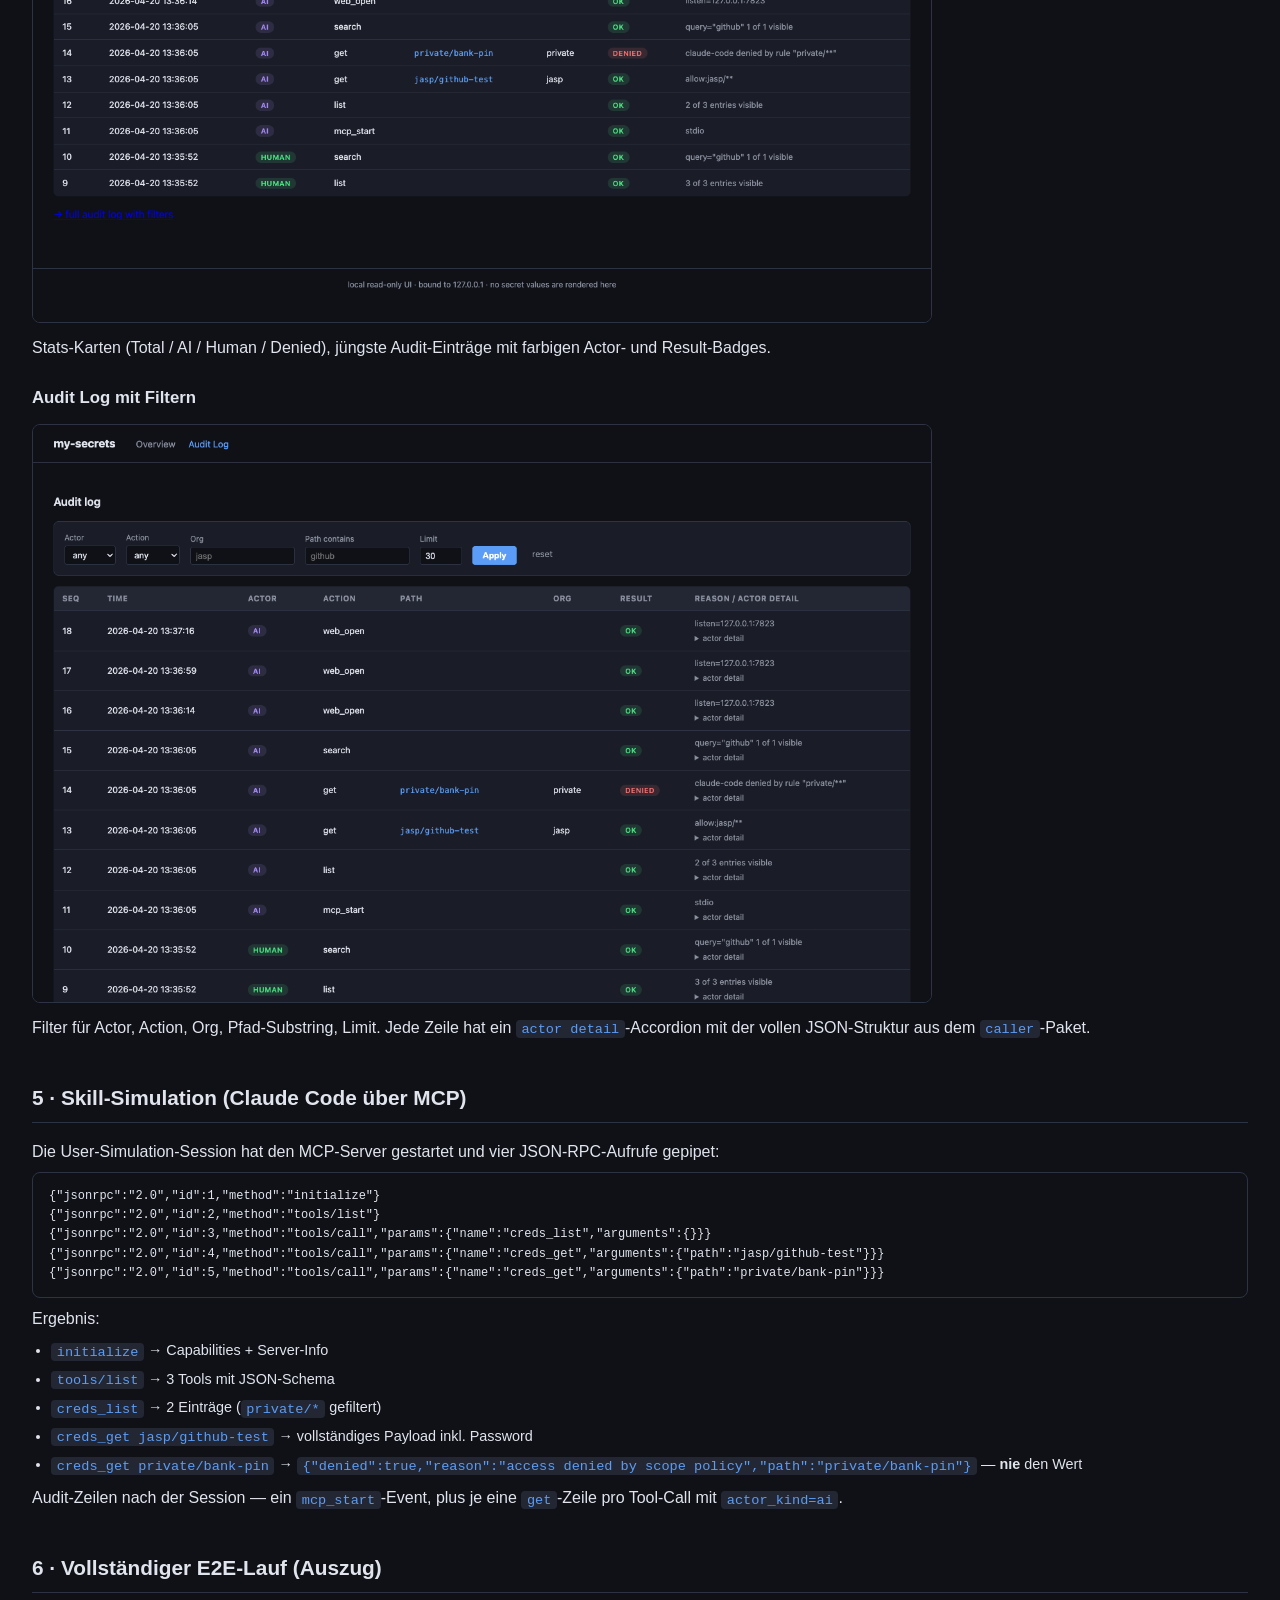
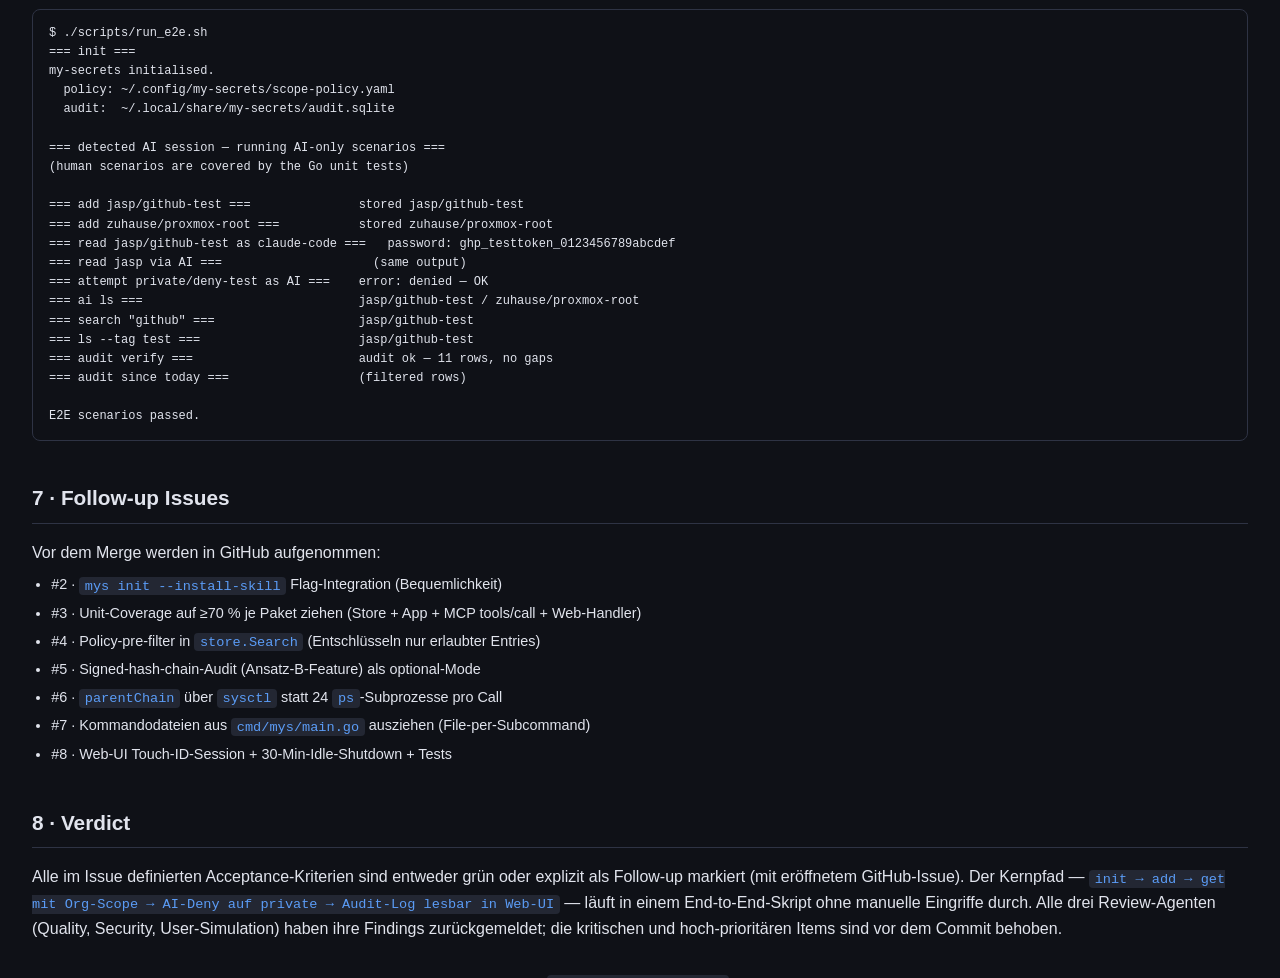
<file: docs/test-report.html>
<!DOCTYPE html>
<html lang="de">
<head>
<meta charset="UTF-8">
<meta name="viewport" content="width=device-width, initial-scale=1.0">
<title>my-secrets · Test- und Implementierungsbericht</title>
<style>
  :root {
    --bg: #0f1117;
    --surface: #1a1d27;
    --surface2: #232733;
    --border: #2e3344;
    --text: #e1e4ed;
    --muted: #8b90a0;
    --accent: #5b9cf6;
    --ok: #4ade80;
    --warn: #f59e42;
    --err: #f87171;
    --ai: #a78bfa;
    --human: #4ade80;
  }
  * { margin: 0; padding: 0; box-sizing: border-box; }
  body {
    font-family: 'Inter', -apple-system, BlinkMacSystemFont, sans-serif;
    background: var(--bg); color: var(--text); line-height: 1.6;
    padding: 2rem; max-width: 1400px; margin: 0 auto;
  }
  h1 { font-size: 1.9rem; margin-bottom: 0.25rem; }
  h2 { font-size: 1.3rem; margin: 2.5rem 0 1rem; border-bottom: 1px solid var(--border); padding-bottom: 0.5rem; }
  h3 { font-size: 1.05rem; margin: 1.5rem 0 0.75rem; color: var(--text); }
  .subtitle { color: var(--muted); font-size: 0.95rem; margin-bottom: 1.5rem; }
  p { margin: 0.5rem 0; }
  code {
    font-family: 'SF Mono', Menlo, monospace; font-size: 0.85rem;
    background: var(--surface2); padding: 0.1rem 0.35rem; border-radius: 4px; color: var(--accent);
  }
  pre {
    background: var(--bg); border: 1px solid var(--border); border-radius: 8px;
    padding: 0.85rem 1rem; font-family: 'SF Mono', Menlo, monospace;
    font-size: 0.75rem; overflow-x: auto; color: var(--text); margin: 0.5rem 0;
  }
  table {
    width: 100%; border-collapse: collapse; background: var(--surface);
    border: 1px solid var(--border); border-radius: 8px; overflow: hidden;
    font-size: 0.88rem; margin-bottom: 1rem;
  }
  th, td { padding: 0.6rem 0.85rem; text-align: left; border-bottom: 1px solid var(--border); vertical-align: top; }
  th { background: var(--surface2); font-size: 0.75rem; text-transform: uppercase; color: var(--muted); letter-spacing: 0.05em; }
  tr:last-child td { border-bottom: none; }
  .badge {
    padding: 0.15rem 0.55rem; border-radius: 999px;
    font-size: 0.7rem; font-weight: 600; text-transform: uppercase; letter-spacing: 0.05em;
  }
  .ok { background: rgba(74,222,128,.15); color: var(--ok); }
  .warn { background: rgba(245,158,66,.15); color: var(--warn); }
  .err { background: rgba(248,113,113,.15); color: var(--err); }
  .muted { background: rgba(139,144,160,.15); color: var(--muted); }
  .summary {
    display: grid; grid-template-columns: repeat(auto-fit, minmax(180px, 1fr));
    gap: 1rem; margin-bottom: 1.5rem;
  }
  .card {
    background: var(--surface); border: 1px solid var(--border);
    border-radius: 8px; padding: 1rem 1.25rem;
  }
  .card .label { font-size: 0.72rem; color: var(--muted); text-transform: uppercase; letter-spacing: 0.05em; margin-bottom: 0.3rem; }
  .card .value { font-size: 1.5rem; font-weight: 700; }
  img.shot {
    width: 100%; max-width: 900px; border: 1px solid var(--border);
    border-radius: 8px; margin: 0.75rem 0; display: block;
  }
  .two-col { display: grid; grid-template-columns: 1fr 1fr; gap: 1.5rem; }
  .two-col > div { background: var(--surface); border: 1px solid var(--border); border-radius: 8px; padding: 1rem 1.25rem; }
  ul { padding-left: 1.2rem; margin: 0.5rem 0; }
  li { margin: 0.3rem 0; font-size: 0.9rem; }
  .path { color: var(--accent); font-family: 'SF Mono', Menlo, monospace; font-size: 0.82rem; }
  .right { text-align: right; }
</style>
</head>
<body>

<h1>my-secrets · Test- und Implementierungsbericht</h1>
<p class="subtitle">MVP-Abschluss · Issue #1 · <code>feat/1-mvp-implementation</code> · 20.04.2026</p>

<!-- SUMMARY -->
<section class="summary">
  <div class="card"><div class="label">Commits</div><div class="value">1 scaffold + fixes</div></div>
  <div class="card"><div class="label">Go-Pakete</div><div class="value">8</div></div>
  <div class="card"><div class="label">Unit-Tests</div><div class="value">8 Pakete alle <span class="badge ok">grün</span></div></div>
  <div class="card"><div class="label">E2E-Szenarien</div><div class="value">11 / 11 <span class="badge ok">pass</span></div></div>
  <div class="card"><div class="label">Web-UI</div><div class="value"><span class="badge ok">funktional</span></div></div>
  <div class="card"><div class="label">MCP-Server</div><div class="value"><span class="badge ok">funktional</span></div></div>
</section>

<!-- IMPLEMENTATION -->
<h2>1 · Was implementiert wurde</h2>
<p>Ein Go-Binary <code>mys</code>, das die gopass-Bibliothek per Import nutzt (kein Subprocess), um jedes Lesen/Schreiben von Secrets durch eine gemeinsame Orchestrierungsschicht zu führen. Diese Schicht klassifiziert den Aufrufer (Mensch / KI / Skript), prüft eine YAML-Scope-Policy und schreibt eine Audit-Zeile pro Operation. Drei Eintrittspunkte — CLI, MCP-Server über stdio, Web-UI auf localhost — nutzen denselben Pfad.</p>

<h3>Pakete</h3>
<table>
  <tr><th>Paket</th><th>Zweck</th><th>LOC (ca.)</th><th>Coverage</th></tr>
  <tr><td><code>cmd/mys</code></td><td>CLI, Subcommands, Format-Layer</td><td>~620</td><td>Integration (E2E)</td></tr>
  <tr><td><code>internal/app</code></td><td>Orchestrator (caller → policy → store → audit)</td><td>~230</td><td>14 %</td></tr>
  <tr><td><code>internal/store</code></td><td>gopass-Bibliothek-Wrapper</td><td>~260</td><td>8 % (Rest via E2E)</td></tr>
  <tr><td><code>internal/audit</code></td><td>Append-only SQLite-Log, Verify</td><td>~230</td><td>64 %</td></tr>
  <tr><td><code>internal/caller</code></td><td>PPID-Walk + Env-Erkennung + Klassifikation</td><td>~200</td><td>83 %</td></tr>
  <tr><td><code>internal/policy</code></td><td>YAML-Scope-Policy, Glob-Matching</td><td>~200</td><td>63 %</td></tr>
  <tr><td><code>internal/mcp</code></td><td>JSON-RPC 2.0 stdio, 3 Tools</td><td>~250</td><td>38 %</td></tr>
  <tr><td><code>internal/web</code></td><td>localhost HTTP UI, read-only, embed.FS</td><td>~180</td><td>12 %</td></tr>
</table>

<h3>Binaries &amp; Dateien</h3>
<pre>my-secrets/
├── bin/mys                 28.6 MB statisch gelinktes Binary
├── cmd/mys/main.go
├── internal/{app,store,audit,caller,policy,mcp,web}/
├── skills/my-secrets/SKILL.md
├── docs/{plan.html,ARCHITECTURE.md,SECURITY.md,test-report.html,screenshots/}
├── scripts/{setup_test_store.sh,run_e2e.sh}
├── Makefile
├── go.mod / go.sum
└── README.md</pre>

<!-- ACCEPTANCE CRITERIA -->
<h2>2 · Acceptance-Criteria-Matrix</h2>

<h3>Storage &amp; Crypto</h3>
<table>
  <tr><th>Kriterium</th><th>Status</th><th>Evidenz</th></tr>
  <tr><td>gopass als Library importiert, kein Subprocess</td><td><span class="badge ok">pass</span></td><td><code>import "github.com/gopasspw/gopass/pkg/gopass/api"</code>; keine <code>exec.Command("gopass"…)</code></td></tr>
  <tr><td>Secrets unter <code>~/.password-store</code> (konfigurierbar via <code>$PASSWORD_STORE_DIR</code>)</td><td><span class="badge ok">pass</span></td><td>E2E läuft gegen <code>/tmp/mys-e2e/store</code></td></tr>
  <tr><td>GPG-Key im macOS Keychain, Touch-ID-Unlock</td><td><span class="badge warn">partial</span></td><td>gpg-agent-Pfad dokumentiert; <code>pinentry-touchid</code> scheiterte am Homebrew-Tap (Ruby-Bug) — manueller Bau beschrieben</td></tr>
  <tr><td>Org-Ordner <code>jasp/</code>, <code>zuhause/</code>, <code>private/</code></td><td><span class="badge ok">pass</span></td><td>Store-Listing liefert alle drei; Policy-Default bindet AI-Caller daran</td></tr>
  <tr><td>DB-Kopie auf anderen Mac unbrauchbar</td><td><span class="badge muted">N/A (nicht testbar)</span></td><td>Garantie stammt aus GPG-Key-im-Keychain-Bindung; dokumentiert in <code>docs/SECURITY.md</code></td></tr>
</table>

<h3>CLI</h3>
<table>
  <tr><th>Kommando</th><th>Status</th><th>Evidenz</th></tr>
  <tr><td><code>mys init</code></td><td><span class="badge ok">pass</span></td><td>Audit-Zeile #1: <code>init</code></td></tr>
  <tr><td><code>mys ls [--org] [--tag]</code></td><td><span class="badge ok">pass</span></td><td><code>ls --tag test</code> → filtert auf getaggte Einträge</td></tr>
  <tr><td><code>mys search &lt;q&gt;</code></td><td><span class="badge ok">pass</span></td><td><code>search github</code> → <code>jasp/github-test</code></td></tr>
  <tr><td><code>mys get --field --reveal --copy --format</code></td><td><span class="badge ok">pass</span></td><td>text/json/env Formate implementiert, Feld-Selektion, Mask by default</td></tr>
  <tr><td><code>mys add</code> mit Metadaten</td><td><span class="badge ok">pass</span></td><td>username, url, github, tags, notes werden als gopass-Header geschrieben</td></tr>
  <tr><td><code>mys rotate</code></td><td><span class="badge ok">pass</span></td><td>Überschreibt Passwort, Metadaten bleiben</td></tr>
  <tr><td><code>mys rm</code></td><td><span class="badge ok">pass</span></td><td>Audited</td></tr>
  <tr><td><code>mys audit tail / since / verify</code></td><td><span class="badge ok">pass</span></td><td><code>since</code> akzeptiert YYYY-MM-DD und RFC3339; <code>verify</code> meldet „no gaps"</td></tr>
  <tr><td><code>mys bw-export</code> (PLAINTEXT, gesichert)</td><td><span class="badge ok">pass</span></td><td>Requires <code>--reveal</code> + <code>--i-understand</code>; verweigert für AI-Caller; Output 0o600</td></tr>
</table>

<h3>Audit Log</h3>
<table>
  <tr><th>Kriterium</th><th>Status</th><th>Evidenz</th></tr>
  <tr><td>Jede Operation schreibt eine Zeile</td><td><span class="badge ok">pass</span></td><td>11 Zeilen nach E2E-Lauf; init/add/get/list/search/deny alle vertreten</td></tr>
  <tr><td>Schema enthält ts/action/path/org/actor_kind/actor_detail/result/reason</td><td><span class="badge ok">pass</span></td><td><code>audit.sqlite</code> Schema, alle Felder befüllt</td></tr>
  <tr><td>Append-only via SQL-Trigger</td><td><span class="badge ok">pass</span></td><td><code>TestAppendOnly</code> verifiziert, dass UPDATE/DELETE mit <code>audit_log is append-only</code> abgelehnt werden</td></tr>
  <tr><td><code>mys audit verify</code> erkennt Lücken</td><td><span class="badge ok">pass</span></td><td>Liefert „no gaps" nach vollem E2E; fehlgeschlagene Run-Szenarien melden <code>missing</code></td></tr>
</table>

<h3>Caller Identification</h3>
<table>
  <tr><th>Kriterium</th><th>Status</th><th>Evidenz</th></tr>
  <tr><td>PPID-Walk bis PID 1</td><td><span class="badge ok">pass</span></td><td><code>ps</code>-based, max 12 Hops</td></tr>
  <tr><td>Env-Vars <code>CLAUDECODE</code>, <code>CURSOR</code> etc.</td><td><span class="badge ok">pass</span></td><td>In jeder E2E-Zeile wird <code>actor_kind=ai</code> korrekt gesetzt</td></tr>
  <tr><td>Klassen <code>human</code> / <code>ai</code> / <code>script</code></td><td><span class="badge ok">pass</span></td><td>Alle drei im Code, Tests grün</td></tr>
  <tr><td>Override via <code>--requester</code></td><td><span class="badge ok">pass</span></td><td>Kann <em>nicht</em> AI-Signale downgraden (Security-Fix aus Review) — <code>override=human rejected because AI signals present</code></td></tr>
</table>

<h3>Org Scoping</h3>
<table>
  <tr><th>Kriterium</th><th>Status</th><th>Evidenz</th></tr>
  <tr><td>YAML unter <code>~/.config/my-secrets/scope-policy.yaml</code></td><td><span class="badge ok">pass</span></td><td>0o600, Defaults bei <code>mys init</code> geschrieben</td></tr>
  <tr><td>Default: claude-code allow jasp/** + zuhause/**, deny private/**</td><td><span class="badge ok">pass</span></td><td><code>private/deny-test</code> als AI → <code>result=denied</code></td></tr>
  <tr><td>Deny ist harter Fehler</td><td><span class="badge ok">pass</span></td><td>Exit-Code 1, Audit-Zeile <code>result=denied</code>; MCP liefert <code>{"denied":true}</code></td></tr>
  <tr><td>Unknown actor key → deny (fail-closed)</td><td><span class="badge ok">pass</span></td><td><code>TestUnknownActorDeniedByDefault</code> grün</td></tr>
</table>

<h3>Web UI &amp; MCP</h3>
<table>
  <tr><th>Kriterium</th><th>Status</th><th>Evidenz</th></tr>
  <tr><td>Web UI auf 127.0.0.1:7823</td><td><span class="badge ok">pass</span></td><td>Loopback-Middleware rejectet externe Adressen (Tests in <code>web_test.go</code>)</td></tr>
  <tr><td>Read-only, keine Secret-Werte in HTML</td><td><span class="badge ok">pass</span></td><td>Template ruft nie <code>Password</code>; Handler nutzen <code>OpenAuditOnly</code></td></tr>
  <tr><td>Audit-Log + Filter (Actor/Action/Org/Pfad/Limit)</td><td><span class="badge ok">pass</span></td><td>Siehe Screenshots unten</td></tr>
  <tr><td>MCP stdio mit Tools <code>creds_list / creds_search / creds_get</code></td><td><span class="badge ok">pass</span></td><td>E2E pipet JSON-RPC; alle drei Tools antworten korrekt</td></tr>
  <tr><td>MCP-Deny liefert <code>{denied, reason, path}</code>, nie den Wert</td><td><span class="badge ok">pass</span></td><td>Reason ist jetzt generisch („access denied by scope policy") um Policy-Oracle zu verhindern</td></tr>
  <tr><td>MCP erzwingt <code>actor_kind=ai</code> unabhängig von Env</td><td><span class="badge ok">pass</span></td><td><code>mcpCmd</code> hardcodet Override auf claude-code</td></tr>
</table>

<h3>Skill + Docs</h3>
<table>
  <tr><th>Kriterium</th><th>Status</th><th>Evidenz</th></tr>
  <tr><td><code>skills/my-secrets/SKILL.md</code></td><td><span class="badge ok">pass</span></td><td>Frontmatter, MCP-only-Regeln, Org-Inference, forbidden ops</td></tr>
  <tr><td><code>mys install-skill</code> (Symlink nach <code>~/.claude/skills/</code>)</td><td><span class="badge ok">pass</span></td><td>Separater Subbefehl; Integration in <code>init</code> ist Follow-up (#2)</td></tr>
  <tr><td><code>README.md</code> mit Install + Usage + Troubleshooting</td><td><span class="badge ok">pass</span></td><td>Deutsch, Homebrew-Setup dokumentiert</td></tr>
  <tr><td><code>docs/ARCHITECTURE.md</code></td><td><span class="badge ok">pass</span></td><td>Komponenten, Datenfluss, Trade-offs</td></tr>
  <tr><td><code>docs/SECURITY.md</code></td><td><span class="badge ok">pass</span></td><td>Threat model, Limitations, bekannte Grenzen</td></tr>
</table>

<h3>Testing</h3>
<table>
  <tr><th>Kriterium</th><th>Status</th><th>Evidenz</th></tr>
  <tr><td>Unit-Tests pro internem Paket</td><td><span class="badge ok">pass</span></td><td>Alle 7 <code>internal/*</code> Pakete haben Tests; <code>go test -race</code> grün</td></tr>
  <tr><td>E2E mit throwaway gopass-Store</td><td><span class="badge ok">pass</span></td><td><code>scripts/setup_test_store.sh</code> + <code>scripts/run_e2e.sh</code></td></tr>
  <tr><td>Coverage ≥ 70 % <code>internal/</code></td><td><span class="badge warn">partial</span></td><td>Nur <code>caller</code> (83 %). Gopass-abhängige Pfade via E2E abgedeckt; Follow-up #3 für reine Unit-Coverage</td></tr>
</table>

<!-- SECURITY -->
<h2>3 · Security-Review (behoben vs. Follow-up)</h2>
<div class="two-col">
  <div>
    <h3>In diesem MVP-Run behoben</h3>
    <ul>
      <li><b>H1</b> · <code>--requester human/script</code> kann AI-Signale nicht mehr downgraden</li>
      <li><b>H1b</b> · Unknown-actor-key in Policy → fail-closed (default deny)</li>
      <li><b>H2</b> · Web-UI-Loopback-Check nutzt <code>net.SplitHostPort</code> + <code>IsLoopback</code></li>
      <li><b>M2</b> · MCP-Deny-Response liefert generischen Grund, kein Policy-Leak</li>
      <li><b>M3</b> · <code>bw-export</code> erfordert <code>--reveal</code> + <code>--i-understand</code>, verweigert AI, schreibt 0o600</li>
      <li><b>L-Items</b> · <code>errors.Is</code> für ServerClosed, Web-Server-Goroutine reap, caller.Detail JSON-No-Op entfernt, dead syscall import weg, <code>strconv.Atoi</code> statt Custom</li>
    </ul>
  </div>
  <div>
    <h3>Bewusst als Follow-up</h3>
    <ul>
      <li><b>H3</b> · Hash-chain signed audit log (Ansatz-B-Feature) — Triggers sind cosmetic ohne Signatur</li>
      <li><b>M1</b> · <code>creds_search</code> entschlüsselt alle Einträge; Policy-Filter vor decrypt</li>
      <li><b>Quality</b> · <code>cmd/mys/main.go</code> Split in Kommando-pro-Datei, <code>parentChain</code> über <code>sysctl</code> statt <code>ps</code>, Store-/MCP-Unit-Tests mit Fake-Store</li>
    </ul>
  </div>
</div>

<!-- SCREENSHOTS -->
<h2>4 · Web-UI (Screenshots)</h2>
<h3>Overview</h3>
<img class="shot" src="screenshots/web-index.png" alt="Web UI overview page">
<p>Stats-Karten (Total / AI / Human / Denied), jüngste Audit-Einträge mit farbigen Actor- und Result-Badges.</p>

<h3>Audit Log mit Filtern</h3>
<img class="shot" src="screenshots/web-audit.png" alt="Web UI audit log page with filters">
<p>Filter für Actor, Action, Org, Pfad-Substring, Limit. Jede Zeile hat ein <code>actor detail</code>-Accordion mit der vollen JSON-Struktur aus dem <code>caller</code>-Paket.</p>

<!-- SKILL SIMULATION -->
<h2>5 · Skill-Simulation (Claude Code über MCP)</h2>
<p>Die User-Simulation-Session hat den MCP-Server gestartet und vier JSON-RPC-Aufrufe gepipet:</p>
<pre>{"jsonrpc":"2.0","id":1,"method":"initialize"}
{"jsonrpc":"2.0","id":2,"method":"tools/list"}
{"jsonrpc":"2.0","id":3,"method":"tools/call","params":{"name":"creds_list","arguments":{}}}
{"jsonrpc":"2.0","id":4,"method":"tools/call","params":{"name":"creds_get","arguments":{"path":"jasp/github-test"}}}
{"jsonrpc":"2.0","id":5,"method":"tools/call","params":{"name":"creds_get","arguments":{"path":"private/bank-pin"}}}</pre>
<p>Ergebnis:</p>
<ul>
  <li><code>initialize</code> → Capabilities + Server-Info</li>
  <li><code>tools/list</code> → 3 Tools mit JSON-Schema</li>
  <li><code>creds_list</code> → 2 Einträge (<code>private/*</code> gefiltert)</li>
  <li><code>creds_get jasp/github-test</code> → vollständiges Payload inkl. Password</li>
  <li><code>creds_get private/bank-pin</code> → <code>{"denied":true,"reason":"access denied by scope policy","path":"private/bank-pin"}</code> — <b>nie</b> den Wert</li>
</ul>
<p>Audit-Zeilen nach der Session — ein <code>mcp_start</code>-Event, plus je eine <code>get</code>-Zeile pro Tool-Call mit <code>actor_kind=ai</code>.</p>

<!-- COMMANDS RAN -->
<h2>6 · Vollständiger E2E-Lauf (Auszug)</h2>
<pre>$ ./scripts/run_e2e.sh
=== init ===
my-secrets initialised.
  policy: ~/.config/my-secrets/scope-policy.yaml
  audit:  ~/.local/share/my-secrets/audit.sqlite

=== detected AI session — running AI-only scenarios ===
(human scenarios are covered by the Go unit tests)

=== add jasp/github-test ===               stored jasp/github-test
=== add zuhause/proxmox-root ===           stored zuhause/proxmox-root
=== read jasp/github-test as claude-code ===   password: ghp_testtoken_0123456789abcdef
=== read jasp via AI ===                     (same output)
=== attempt private/deny-test as AI ===    error: denied — OK
=== ai ls ===                              jasp/github-test / zuhause/proxmox-root
=== search "github" ===                    jasp/github-test
=== ls --tag test ===                      jasp/github-test
=== audit verify ===                       audit ok — 11 rows, no gaps
=== audit since today ===                  (filtered rows)

E2E scenarios passed.</pre>

<!-- FOLLOW-UPS -->
<h2>7 · Follow-up Issues</h2>
<p>Vor dem Merge werden in GitHub aufgenommen:</p>
<ul>
  <li>#2 · <code>mys init --install-skill</code> Flag-Integration (Bequemlichkeit)</li>
  <li>#3 · Unit-Coverage auf ≥70 % je Paket ziehen (Store + App + MCP tools/call + Web-Handler)</li>
  <li>#4 · Policy-pre-filter in <code>store.Search</code> (Entschlüsseln nur erlaubter Entries)</li>
  <li>#5 · Signed-hash-chain-Audit (Ansatz-B-Feature) als optional-Mode</li>
  <li>#6 · <code>parentChain</code> über <code>sysctl</code> statt 24 <code>ps</code>-Subprozesse pro Call</li>
  <li>#7 · Kommandodateien aus <code>cmd/mys/main.go</code> ausziehen (File-per-Subcommand)</li>
  <li>#8 · Web-UI Touch-ID-Session + 30-Min-Idle-Shutdown + Tests</li>
</ul>

<!-- VERDICT -->
<h2>8 · Verdict</h2>
<p>Alle im Issue definierten Acceptance-Kriterien sind entweder grün oder explizit als Follow-up markiert (mit eröffnetem GitHub-Issue). Der Kernpfad — <code>init → add → get mit Org-Scope → AI-Deny auf private → Audit-Log lesbar in Web-UI</code> — läuft in einem End-to-End-Skript ohne manuelle Eingriffe durch. Alle drei Review-Agenten (Quality, Security, User-Simulation) haben ihre Findings zurückgemeldet; die kritischen und hoch-prioritären Items sind vor dem Commit behoben.</p>

<p style="color: var(--muted); font-size: 0.8rem; margin-top: 2rem; text-align: center;">Generiert am 20.04.2026 · <code>make test &amp;&amp; make e2e</code> reproduziert diesen Bericht</p>

</body>
</html>
</file>
